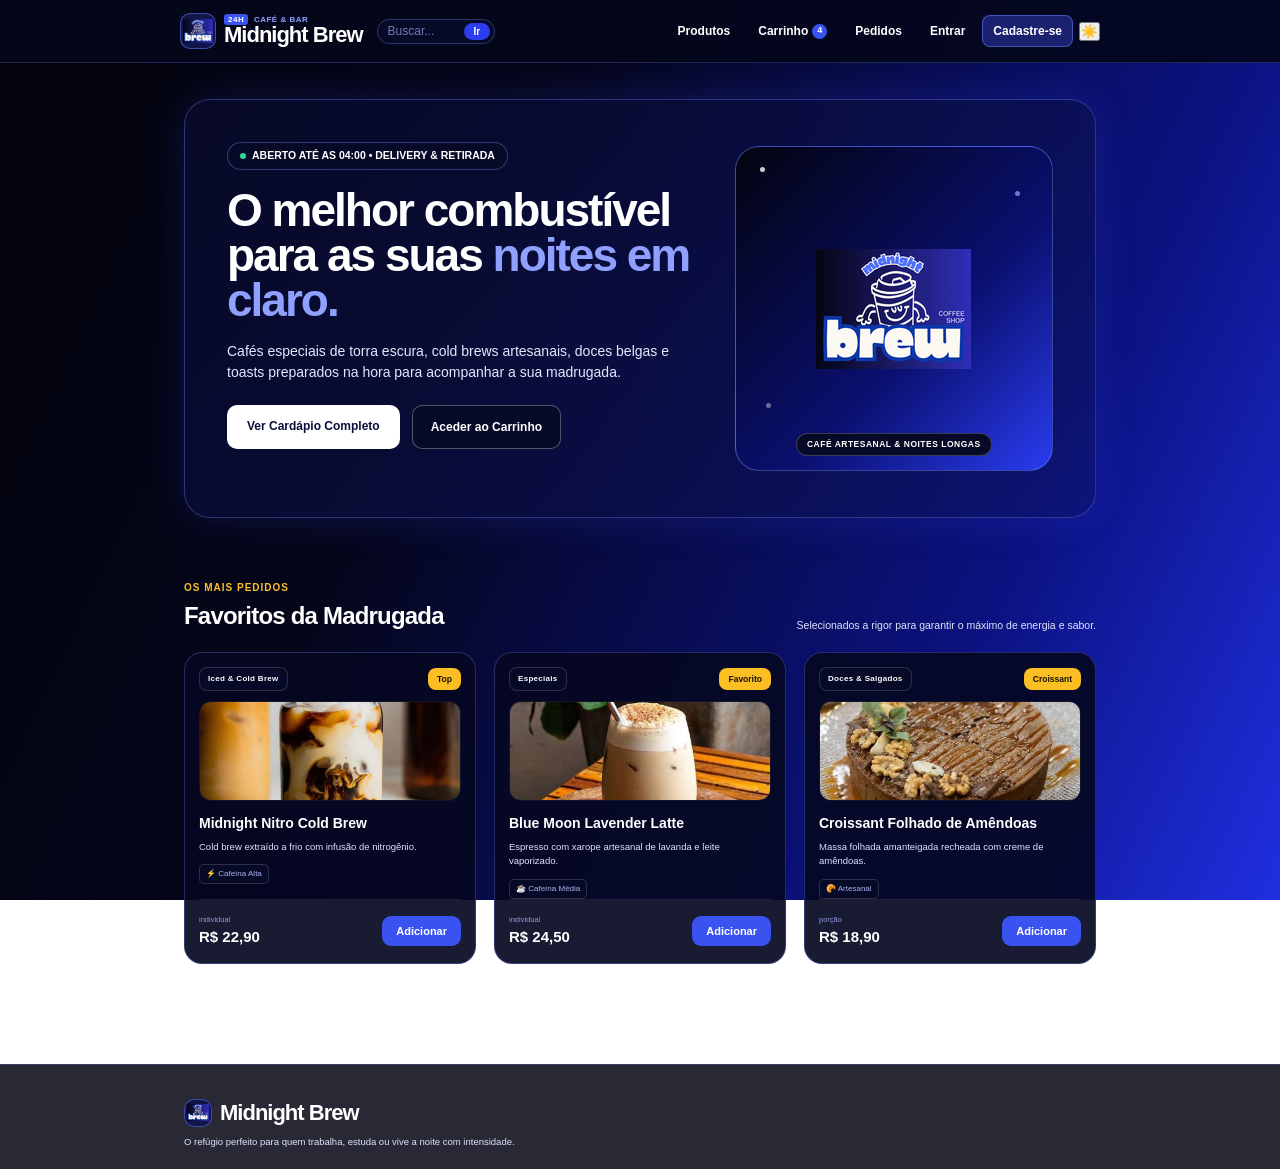
<file: index.html>
<!DOCTYPE html>
<html lang="pt">
<head>
  <meta charset="UTF-8">
  <meta name="viewport" content="width=device-width, initial-scale=1.0">
  <title>Midnight Brew Coffee Shop</title>
  <link rel="stylesheet" href="style.css">
</head>
<body>

  <!-- CABEÇALHO -->
  <header class="cabecalho">
    <div class="cabecalho-conteudo">
      <a href="index.html" class="logo">
        <!-- Logo alterado para imagem -->
        <div class="logo-icone" style="padding: 2px; overflow: hidden;">
          <img src="logo-cabecalho.png" alt="Logo" style="width: 100%; height: 100%; object-fit: contain;">
        </div>
        <div class="logo-texto">
          <small><b>24H</b> CAFÉ &amp; BAR</small>
          <strong>Midnight Brew</strong>
        </div>
      </a>

      <form class="busca-topo" id="formBuscaTopo">
        <input type="text" placeholder="Buscar..." id="inputBuscaTopo">
        <button type="submit">Ir</button>
      </form>

      <nav class="menu">
        <a href="produtos.html" class="menu-link">Produtos</a>
        <a href="carrinho.html" class="menu-link">Carrinho <span class="bolinha azul" id="contadorCarrinho">3</span></a>
        <a href="pedidos.html" class="menu-link">Pedidos</a>
        <a href="#" class="menu-link" id="botaoLogin">Entrar</a>
        <a href="cadastro.html" class="menu-link ativo" id="botaoCadastro">Cadastre-se</a>
      </nav>
    </div>
  </header>

  <!-- PÁGINA PRINCIPAL -->
  <main class="pagina">
    
    <!-- SECÇÃO DESTAQUE -->
    <section class="destaque">
      <div class="destaque-texto">
        <div class="selo-topo">
          <i></i> ABERTO ATÉ AS 04:00 • DELIVERY &amp; RETIRADA
        </div>
        <h1>O melhor combustível para as suas <span>noites em claro.</span></h1>
        <p>Cafés especiais de torra escura, cold brews artesanais, doces belgas e toasts preparados na hora para acompanhar a sua madrugada.</p>
        
        <div class="botoes-destaque">
          <a href="produtos.html" class="botao-branco">Ver Cardápio Completo</a>
          <a href="carrinho.html" class="botao-escuro">Aceder ao Carrinho</a>
        </div>
      </div>

      <!-- LOGÓTIPO GRANDE EM IMAGEM NO DESTAQUE -->
      <div class="destaque-imagem">
        <div class="cartao-logo">
          <div class="ponto p1"></div>
          <div class="ponto p2"></div>
          <div class="ponto p3"></div>
          
          <img src="logo-cabecalho.png" alt="Midnight Brew Logo" style="max-width: 80%; height: auto; object-fit: contain; position: relative; z-index: 2;">

          <span class="legenda-logo">CAFÉ ARTESANAL &amp; NOITES LONGAS</span>
        </div>
      </div>
    </section>

    <!-- FAVORITOS / PRODUTOS EM DESTAQUE COM FOTOS REAIS -->
    <section class="favoritos">
      <div class="titulo-secao">
        <div>
          <small class="amarelo">OS MAIS PEDIDOS</small>
          <h2>Favoritos da Madrugada</h2>
        </div>
        <p>Selecionados a rigor para garantir o máximo de energia e sabor.</p>
      </div>

      <div class="lista-produtos">
        
        <!-- Produto 1 -->
        <div class="produto">
          <div class="produto-etiquetas">
            <span class="etiqueta-categoria">Iced &amp; Cold Brew</span>
            <span class="etiqueta-amarela">Top</span>
          </div>
          <div class="produto-foto" style="padding: 0; overflow: hidden;">
            <img src="iced-vanilla-sweet-cream.jpg" alt="Midnight Nitro Cold Brew" style="width: 100%; height: 100%; object-fit: cover;">
          </div>
          <h3>Midnight Nitro Cold Brew</h3>
          <p>Cold brew extraído a frio com infusão de nitrogênio.</p>
          <span class="cafeina">⚡ Cafeína Alta</span>
          <div class="produto-rodape">
            <div><small>individual</small><strong>R$ 22,90</strong></div>
            <button class="botao-adicionar" onclick="adicionarAoCarrinho('Midnight Nitro Cold Brew', 1)">Adicionar</button>
          </div>
        </div>

        <!-- Produto 2 -->
        <div class="produto">
          <div class="produto-etiquetas">
            <span class="etiqueta-categoria">Especiais</span>
            <span class="etiqueta-amarela">Favorito</span>
          </div>
          <div class="produto-foto" style="padding: 0; overflow: hidden;">
            <img src="chai-latte-estrelado.jpg" alt="Blue Moon Lavender Latte" style="width: 100%; height: 100%; object-fit: cover;">
          </div>
          <h3>Blue Moon Lavender Latte</h3>
          <p>Espresso com xarope artesanal de lavanda e leite vaporizado.</p>
          <span class="cafeina">☕ Cafeína Média</span>
          <div class="produto-rodape">
            <div><small>individual</small><strong>R$ 24,50</strong></div>
            <button class="botao-adicionar" onclick="adicionarAoCarrinho('Blue Moon Lavender Latte', 1)">Adicionar</button>
          </div>
        </div>

        <!-- Produto 3 -->
        <div class="produto">
          <div class="produto-etiquetas">
            <span class="etiqueta-categoria">Doces &amp; Salgados</span>
            <span class="etiqueta-amarela">Croissant</span>
          </div>
          <div class="produto-foto" style="padding: 0; overflow: hidden;">
            <img src="brownie-belga-fudge.jpg" alt="Croissant Folhado de Amêndoas" style="width: 100%; height: 100%; object-fit: cover;">
          </div>
          <h3>Croissant Folhado de Amêndoas</h3>
          <p>Massa folhada amanteigada recheada com creme de amêndoas.</p>
          <span class="cafeina">🥐 Artesanal</span>
          <div class="produto-rodape">
            <div><small>porção</small><strong>R$ 18,90</strong></div>
            <button class="botao-adicionar" onclick="adicionarAoCarrinho('Croissant Folhado de Amêndoas', 1)">Adicionar</button>
          </div>
        </div>

      </div>
    </section>

  </main>

  <footer class="rodape">
    <div class="rodape-conteudo">
      <div class="rodape-coluna sobre">
        <div class="logo">
          <div class="logo-icone" style="width: 28px; height: 28px; padding: 2px;">
            <img src="logo-cabecalho.png" alt="Logo" style="width: 100%; height: 100%; object-fit: contain;">
          </div>
          <div class="logo-texto"><strong>Midnight Brew</strong></div>
        </div>
        <p class="info">O refúgio perfeito para quem trabalha, estuda ou vive a noite com intensidade.</p>
      </div>
    </div>
  </footer>

  <div class="aviso" id="aviso">Aviso</div>

  <script src="compartilhado.js"></script>
  <script src="conta.js"></script>
</body>
</html>
</file>
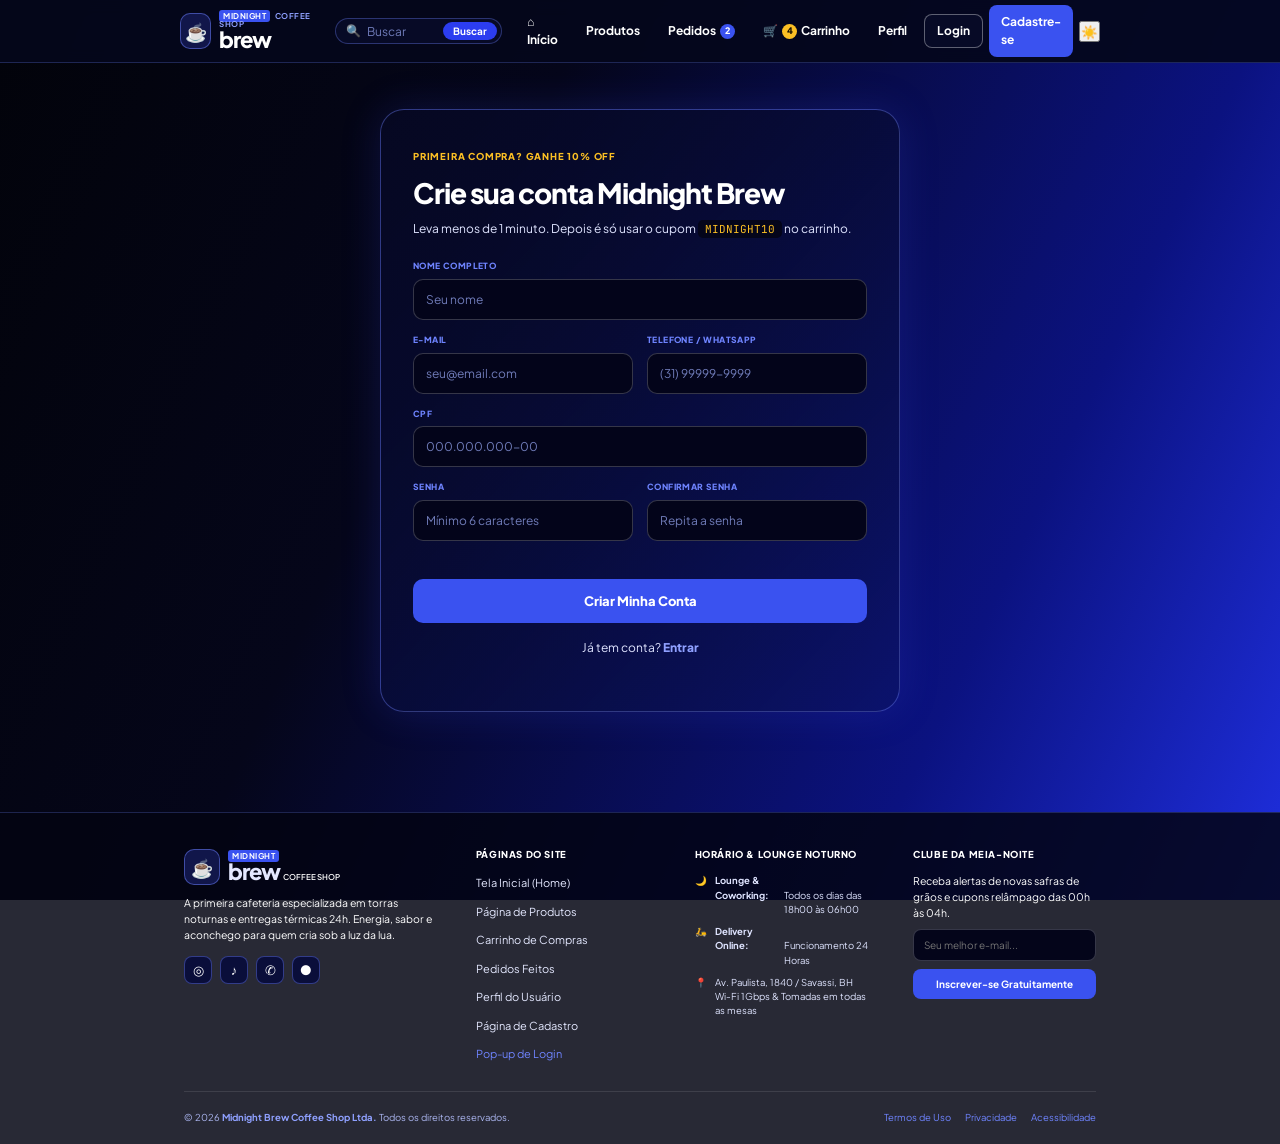
<file: cadastro.html>
<!DOCTYPE html>
<html lang="pt-BR">
<head>
  <meta charset="UTF-8">
  <meta name="viewport" content="width=device-width, initial-scale=1.0">
  <title>Cadastro | Midnight Brew Coffee Shop</title>
  <link rel="preconnect" href="https://fonts.googleapis.com">
  <link rel="preconnect" href="https://fonts.gstatic.com" crossorigin>
  <link href="https://fonts.googleapis.com/css2?family=Plus+Jakarta+Sans:wght@400;500;600;700;800&family=JetBrains+Mono:wght@700&display=swap" rel="stylesheet">
  <link rel="stylesheet" href="style.css">
  <link rel="stylesheet" href="cadastro.css">
</head>
<body>

  <!-- CABEÇALHO -->
  <header class="cabecalho">
    <div class="cabecalho-conteudo">
      <a href="index.html" class="logo">
        <span class="logo-icone">☕</span>
        <span class="logo-texto">
          <small><b>MIDNIGHT</b> COFFEE SHOP</small>
          <strong>brew</strong>
        </span>
      </a>

      <form class="busca-topo" id="formBuscaTopo">
        <span>🔍</span>
        <input type="text" id="campoBuscaTopo" placeholder="Buscar">
        <button type="submit">Buscar</button>
      </form>

      <nav class="menu">
        <a href="index.html" class="menu-link">⌂ Início</a>
        <a href="produtos.html" class="menu-link">Produtos</a>
        <a href="pedidos.html" class="menu-link">Pedidos <span class="bolinha azul">2</span></a>
        <a href="carrinho.html" class="menu-link">🛒 <span class="bolinha amarela" id="contadorCarrinho">4</span> Carrinho</a>
        <a href="perfil.html" class="menu-link">Perfil</a>
        <a href="#" class="botao-borda" id="botaoLogin">Login</a>
        <a href="cadastro.html" class="botao-azul" id="botaoCadastro">Cadastre-se</a>
      </nav>
    </div>
  </header>

  <main class="pagina">

    <section class="cartao-cadastro">
      <small>PRIMEIRA COMPRA? GANHE 10% OFF</small>
      <h1>Crie sua conta Midnight Brew</h1>
      <p>Leva menos de 1 minuto. Depois é só usar o cupom <code>MIDNIGHT10</code> no carrinho.</p>

      <form id="formCadastro">
        <div class="campo">
          <label for="cadNome">NOME COMPLETO</label>
          <input type="text" id="cadNome" placeholder="Seu nome" required>
        </div>

        <div class="campo-duplo">
          <div class="campo">
            <label for="cadEmail">E-MAIL</label>
            <input type="email" id="cadEmail" placeholder="seu@email.com" required>
          </div>
          <div class="campo">
            <label for="cadTelefone">TELEFONE / WHATSAPP</label>
            <input type="text" id="cadTelefone" placeholder="(31) 99999-9999" required>
          </div>
        </div>

        <div class="campo">
          <label for="cadCpf">CPF</label>
          <input type="text" id="cadCpf" placeholder="000.000.000-00" required>
        </div>

        <div class="campo-duplo">
          <div class="campo">
            <label for="cadSenha">SENHA</label>
            <input type="password" id="cadSenha" placeholder="Mínimo 6 caracteres" required>
          </div>
          <div class="campo">
            <label for="cadSenha2">CONFIRMAR SENHA</label>
            <input type="password" id="cadSenha2" placeholder="Repita a senha" required>
          </div>
        </div>

        <p class="erro-cadastro" id="erroCadastro"></p>

        <button type="submit" class="botao-criar">Criar Minha Conta</button>
      </form>

      <p class="ja-tenho">Já tem conta? <a href="#" id="linkJaTenho">Entrar</a></p>
    </section>

  </main>

  <!-- RODAPÉ -->
  <footer class="rodape">
    <div class="rodape-conteudo">

      <div class="rodape-coluna sobre">
        <a href="index.html" class="logo">
          <span class="logo-icone">☕</span>
          <span class="logo-texto">
            <small><b>MIDNIGHT</b></small>
            <strong>brew <small>COFFEE SHOP</small></strong>
          </span>
        </a>
        <p>A primeira cafeteria especializada em torras noturnas e entregas térmicas 24h. Energia, sabor e aconchego para quem cria sob a luz da lua.</p>
        <div class="redes">
          <a href="#" aria-label="Instagram">◎</a>
          <a href="#" aria-label="TikTok">♪</a>
          <a href="#" aria-label="WhatsApp">✆</a>
          <a href="#" aria-label="Spotify">●</a>
        </div>
      </div>

      <div class="rodape-coluna">
        <h4>PÁGINAS DO SITE</h4>
        <a href="index.html">Tela Inicial (Home)</a>
        <a href="produtos.html">Página de Produtos</a>
        <a href="carrinho.html">Carrinho de Compras</a>
        <a href="pedidos.html">Pedidos Feitos</a>
        <a href="perfil.html">Perfil do Usuário</a>
        <a href="cadastro.html">Página de Cadastro</a>
        <a href="#" class="azul">Pop-up de Login</a>
      </div>

      <div class="rodape-coluna">
        <h4>HORÁRIO &amp; LOUNGE NOTURNO</h4>
        <p class="info"><span>🌙</span> <b>Lounge &amp; Coworking:</b><br>Todos os dias das 18h00 às 06h00</p>
        <p class="info"><span>🛵</span> <b>Delivery Online:</b><br>Funcionamento 24 Horas</p>
        <p class="info"><span>📍</span> Av. Paulista, 1840 / Savassi, BH<br>Wi-Fi 1Gbps &amp; Tomadas em todas as mesas</p>
      </div>

      <div class="rodape-coluna">
        <h4>CLUBE DA MEIA-NOITE</h4>
        <p>Receba alertas de novas safras de grãos e cupons relâmpago das 00h às 04h.</p>
        <form class="form-clube" id="formClube">
          <input type="email" id="emailClube" placeholder="Seu melhor e-mail..." required>
          <button type="submit">Inscrever-se Gratuitamente</button>
        </form>
        <p class="msg-clube" id="msgClube"></p>
      </div>

    </div>

    <div class="rodape-baixo">
      <p>© 2026 <b>Midnight Brew Coffee Shop Ltda.</b> Todos os direitos reservados.</p>
      <div>
        <a href="#">Termos de Uso</a>
        <a href="#">Privacidade</a>
        <a href="#">Acessibilidade</a>
      </div>
    </div>
  </footer>

  <!-- AVISO FLUTUANTE -->
  <div class="aviso" id="aviso"></div>

  <script src="compartilhado.js"></script>
  <script src="conta.js"></script>
  <script src="cadastro.js"></script>
</body>
</html>
</file>
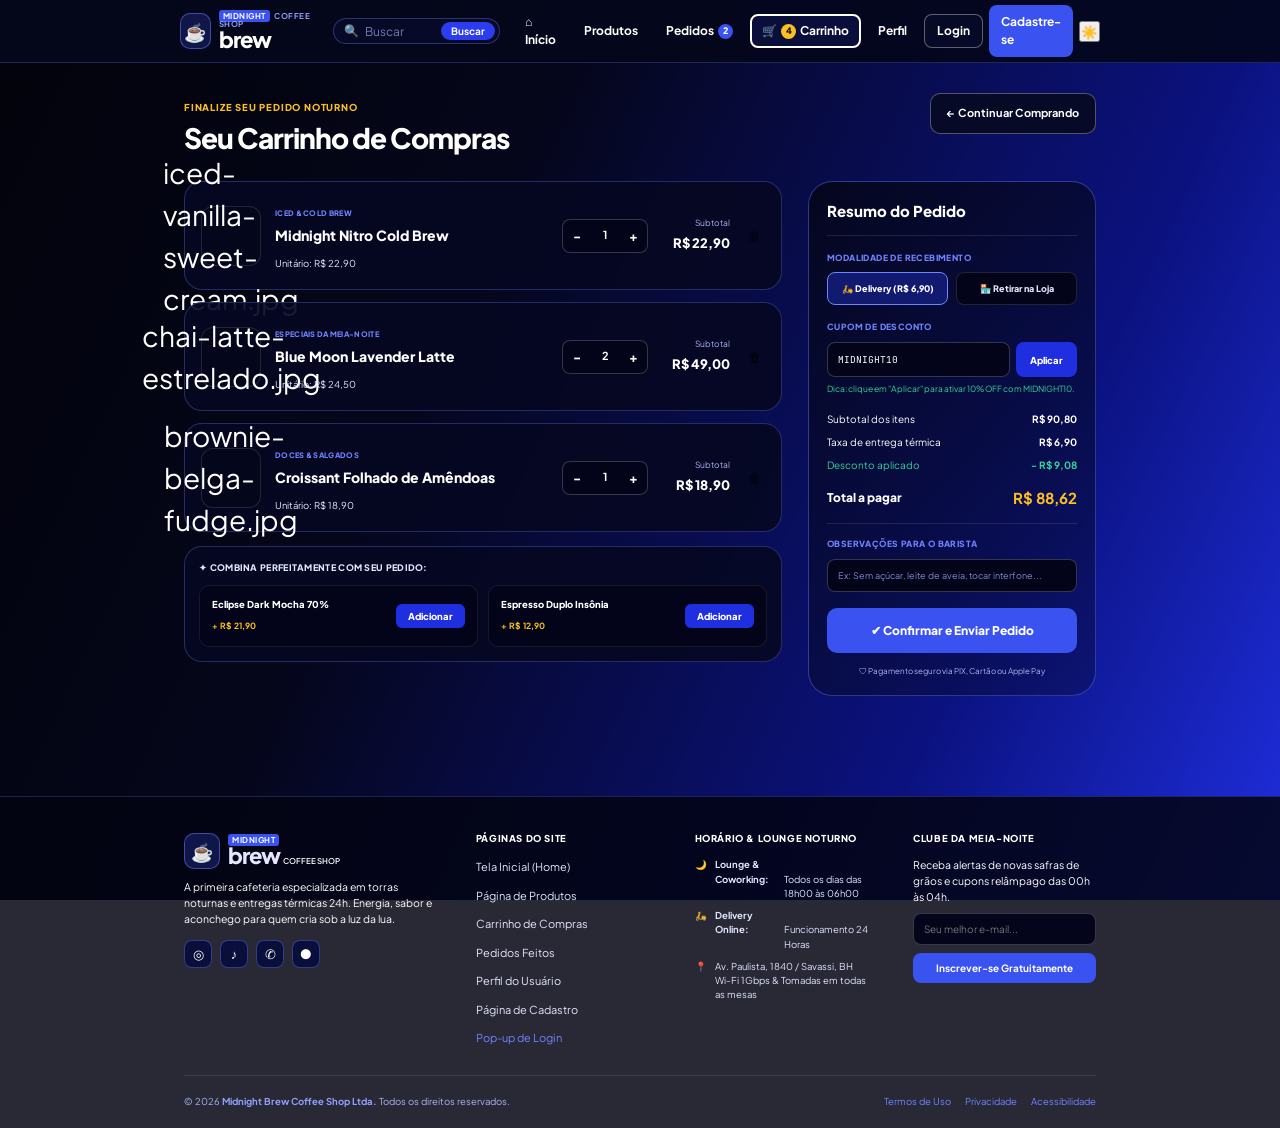
<file: carrinho.html>
<!DOCTYPE html>
<html lang="pt-BR">
<head>
  <meta charset="UTF-8">
  <meta name="viewport" content="width=device-width, initial-scale=1.0">
  <title>Carrinho | Midnight Brew Coffee Shop</title>
  <link rel="preconnect" href="https://fonts.googleapis.com">
  <link rel="preconnect" href="https://fonts.gstatic.com" crossorigin>
  <link href="https://fonts.googleapis.com/css2?family=Plus+Jakarta+Sans:wght@400;500;600;700;800&family=JetBrains+Mono:wght@700&display=swap" rel="stylesheet">
  <link rel="stylesheet" href="style.css">
  <link rel="stylesheet" href="carrinho.css">
</head>
<body>

  <!-- CABEÇALHO -->
  <header class="cabecalho">
    <div class="cabecalho-conteudo">
      <a href="index.html" class="logo">
        <span class="logo-icone">☕</span>
        <span class="logo-texto">
          <small><b>MIDNIGHT</b> COFFEE SHOP</small>
          <strong>brew</strong>
        </span>
      </a>

      <form class="busca-topo" id="formBuscaTopo">
        <span>🔍</span>
        <input type="text" id="campoBuscaTopo" placeholder="Buscar">
        <button type="submit">Buscar</button>
      </form>

      <nav class="menu">
        <a href="index.html" class="menu-link">⌂ Início</a>
        <a href="produtos.html" class="menu-link">Produtos</a>
        <a href="pedidos.html" class="menu-link">Pedidos <span class="bolinha azul">2</span></a>
        <a href="carrinho.html" class="menu-link ativo-borda">🛒 <span class="bolinha amarela" id="contadorCarrinho">4</span> Carrinho</a>
        <a href="#" class="menu-link">Perfil</a>
        <a href="#" class="botao-borda" id="botaoLogin">Login</a>
        <a href="#" class="botao-azul" id="botaoCadastro">Cadastre-se</a>
      </nav>
    </div>
  </header>

  <main class="pagina">

    <!-- TOPO -->
    <section class="topo-carrinho">
      <div>
        <small>FINALIZE SEU PEDIDO NOTURNO</small>
        <h1>Seu Carrinho de Compras</h1>
      </div>
      <a href="produtos.html" class="botao-escuro">← Continuar Comprando</a>
    </section>

    <!-- CARRINHO VAZIO -->
    <section class="carrinho-vazio" id="carrinhoVazio">
      <div class="vazio-icone">🛒</div>
      <h2>Seu carrinho está vazio</h2>
      <p>Que tal começar com um Midnight Nitro Cold Brew?</p>
      <a href="produtos.html" class="botao-azul">Ver Cardápio</a>
    </section>

    <!-- CARRINHO COM ITENS -->
    <section class="carrinho-layout" id="carrinhoCheio">

      <div class="carrinho-esquerda">
        <div class="lista-itens" id="listaItens"></div>

        <div class="sugestoes" id="sugestoes">
          <h3>✦ COMBINA PERFEITAMENTE COM SEU PEDIDO:</h3>
          <div class="sugestoes-lista" id="sugestoesLista"></div>
        </div>
      </div>

      <aside class="resumo">
        <h2>Resumo do Pedido</h2>

        <h4>MODALIDADE DE RECEBIMENTO</h4>
        <div class="modalidades">
          <button class="modalidade ativa" data-modo="delivery">🛵 Delivery (R$ 6,90)</button>
          <button class="modalidade" data-modo="loja">🏪 Retirar na Loja</button>
        </div>

        <h4>CUPOM DE DESCONTO</h4>
        <div class="linha-cupom">
          <input type="text" id="campoCupom" value="MIDNIGHT10">
          <button id="botaoAplicar">Aplicar</button>
        </div>
        <p class="dica-cupom" id="dicaCupom">Dica: clique em "Aplicar" para ativar 10% OFF com MIDNIGHT10.</p>

        <div class="valores">
          <div class="valor-linha"><span>Subtotal dos itens</span><b id="valorSubtotal">R$ 0,00</b></div>
          <div class="valor-linha"><span>Taxa de entrega térmica</span><b id="valorEntrega">R$ 6,90</b></div>
          <div class="valor-linha verde"><span>Desconto aplicado</span><b id="valorDesconto">- R$ 0,00</b></div>
          <div class="valor-total"><span>Total a pagar</span><b id="valorTotal">R$ 0,00</b></div>
        </div>

        <h4>OBSERVAÇÕES PARA O BARISTA</h4>
        <input type="text" class="campo-observacao" id="campoObservacao" placeholder="Ex: Sem açúcar, leite de aveia, tocar interfone...">

        <button class="botao-confirmar" id="botaoConfirmar">✔ Confirmar e Enviar Pedido</button>
        <p class="pagamento-seguro">🛡 Pagamento seguro via PIX, Cartão ou Apple Pay</p>
      </aside>

    </section>

  </main>

  <!-- RODAPÉ -->
  <footer class="rodape">
    <div class="rodape-conteudo">

      <div class="rodape-coluna sobre">
        <a href="index.html" class="logo">
          <span class="logo-icone">☕</span>
          <span class="logo-texto">
            <small><b>MIDNIGHT</b></small>
            <strong>brew <small>COFFEE SHOP</small></strong>
          </span>
        </a>
        <p>A primeira cafeteria especializada em torras noturnas e entregas térmicas 24h. Energia, sabor e aconchego para quem cria sob a luz da lua.</p>
        <div class="redes">
          <a href="#" aria-label="Instagram">◎</a>
          <a href="#" aria-label="TikTok">♪</a>
          <a href="#" aria-label="WhatsApp">✆</a>
          <a href="#" aria-label="Spotify">●</a>
        </div>
      </div>

      <div class="rodape-coluna">
        <h4>PÁGINAS DO SITE</h4>
        <a href="index.html">Tela Inicial (Home)</a>
        <a href="produtos.html">Página de Produtos</a>
        <a href="carrinho.html">Carrinho de Compras</a>
        <a href="pedidos.html">Pedidos Feitos</a>
        <a href="#">Perfil do Usuário</a>
        <a href="#">Página de Cadastro</a>
        <a href="#" class="azul">Pop-up de Login</a>
      </div>

      <div class="rodape-coluna">
        <h4>HORÁRIO &amp; LOUNGE NOTURNO</h4>
        <p class="info"><span>🌙</span> <b>Lounge &amp; Coworking:</b><br>Todos os dias das 18h00 às 06h00</p>
        <p class="info"><span>🛵</span> <b>Delivery Online:</b><br>Funcionamento 24 Horas</p>
        <p class="info"><span>📍</span> Av. Paulista, 1840 / Savassi, BH<br>Wi-Fi 1Gbps &amp; Tomadas em todas as mesas</p>
      </div>

      <div class="rodape-coluna">
        <h4>CLUBE DA MEIA-NOITE</h4>
        <p>Receba alertas de novas safras de grãos e cupons relâmpago das 00h às 04h.</p>
        <form class="form-clube" id="formClube">
          <input type="email" id="emailClube" placeholder="Seu melhor e-mail..." required>
          <button type="submit">Inscrever-se Gratuitamente</button>
        </form>
        <p class="msg-clube" id="msgClube"></p>
      </div>

    </div>

    <div class="rodape-baixo">
      <p>© 2026 <b>Midnight Brew Coffee Shop Ltda.</b> Todos os direitos reservados.</p>
      <div>
        <a href="#">Termos de Uso</a>
        <a href="#">Privacidade</a>
        <a href="#">Acessibilidade</a>
      </div>
    </div>
  </footer>

  <!-- AVISO FLUTUANTE -->
  <div class="aviso" id="aviso"></div>

  <script src="compartilhado.js"></script>
  <script src="conta.js"></script>
  <script src="carrinho.js"></script>
</body>
</html>
</file>
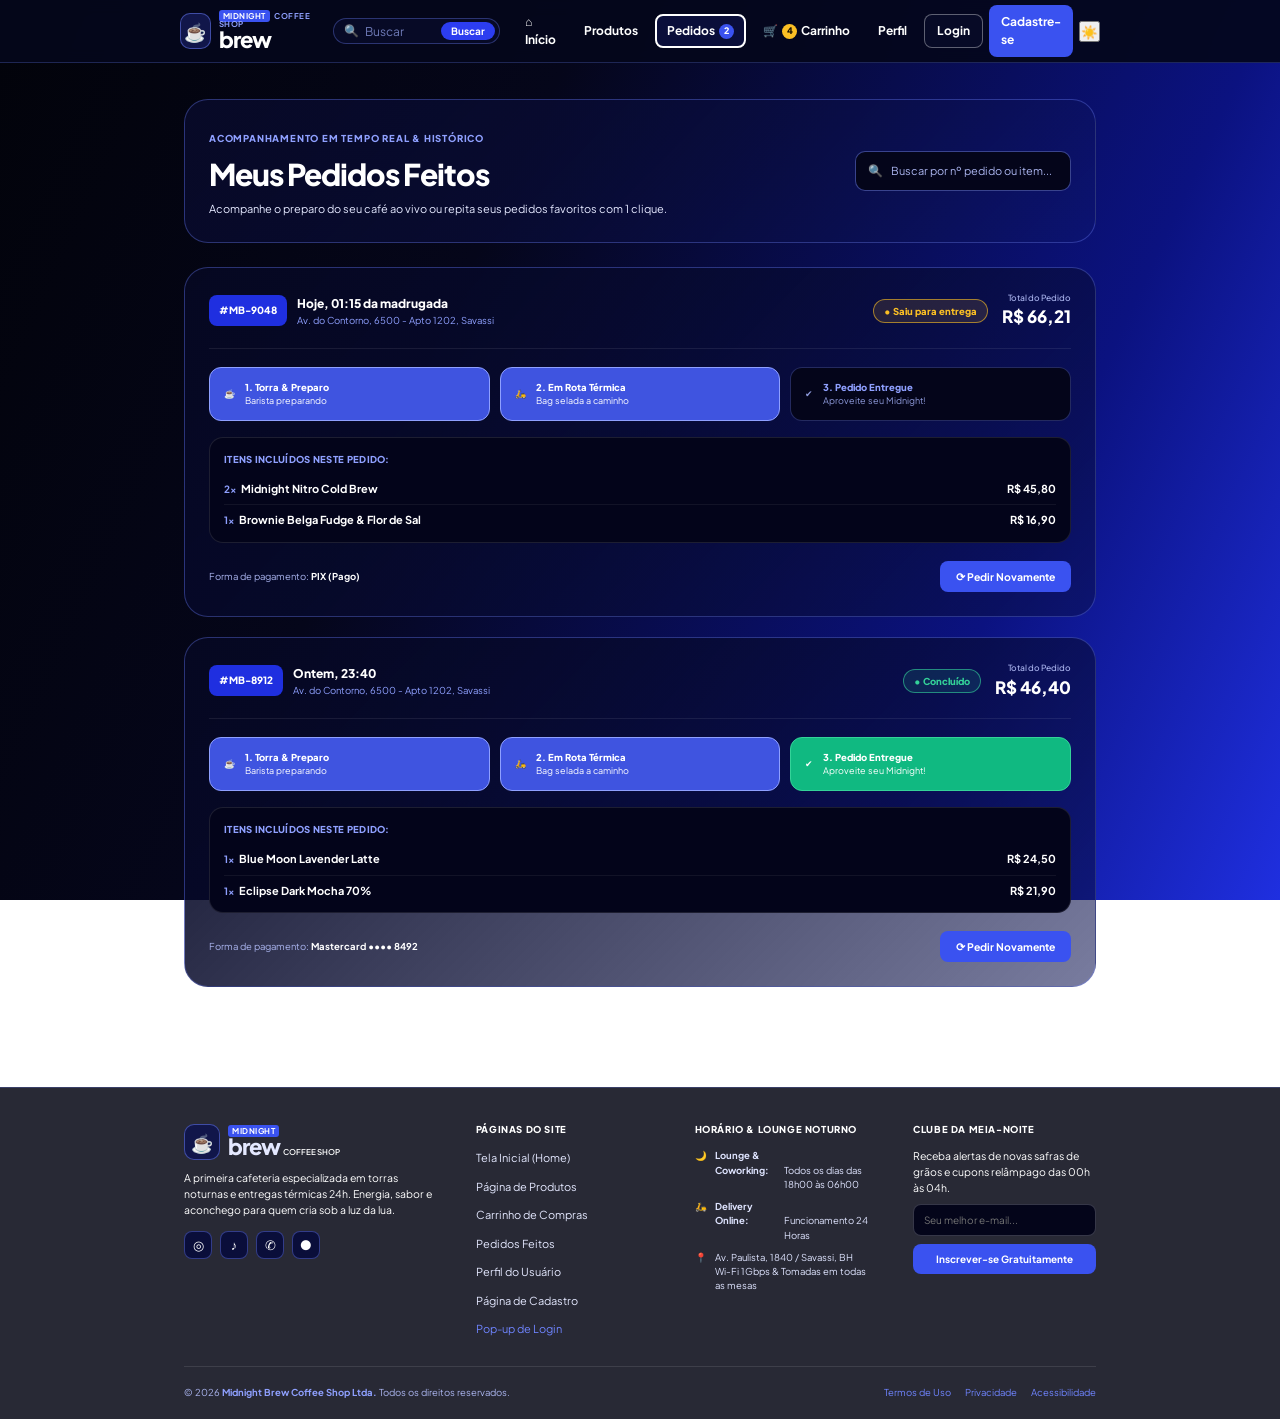
<file: pedidos.html>
<!DOCTYPE html>
<html lang="pt-BR">
<head>
  <meta charset="UTF-8">
  <meta name="viewport" content="width=device-width, initial-scale=1.0">
  <title>Meus Pedidos | Midnight Brew Coffee Shop</title>
  <link rel="preconnect" href="https://fonts.googleapis.com">
  <link rel="preconnect" href="https://fonts.gstatic.com" crossorigin>
  <link href="https://fonts.googleapis.com/css2?family=Plus+Jakarta+Sans:wght@400;500;600;700;800&family=JetBrains+Mono:wght@700&display=swap" rel="stylesheet">
  <link rel="stylesheet" href="style.css">
  <link rel="stylesheet" href="pedidos.css">
</head>
<body>

  <!-- CABEÇALHO -->
  <header class="cabecalho">
    <div class="cabecalho-conteudo">
      <a href="index.html" class="logo">
        <span class="logo-icone">☕</span>
        <span class="logo-texto">
          <small><b>MIDNIGHT</b> COFFEE SHOP</small>
          <strong>brew</strong>
        </span>
      </a>

      <form class="busca-topo" id="formBuscaTopo">
        <span>🔍</span>
        <input type="text" id="campoBuscaTopo" placeholder="Buscar">
        <button type="submit">Buscar</button>
      </form>

      <nav class="menu">
        <a href="index.html" class="menu-link">⌂ Início</a>
        <a href="produtos.html" class="menu-link">Produtos</a>
        <a href="pedidos.html" class="menu-link ativo-borda">Pedidos <span class="bolinha azul">2</span></a>
        <a href="carrinho.html" class="menu-link">🛒 <span class="bolinha amarela" id="contadorCarrinho">4</span> Carrinho</a>
        <a href="#" class="menu-link">Perfil</a>
        <a href="#" class="botao-borda" id="botaoLogin">Login</a>
        <a href="#" class="botao-azul" id="botaoCadastro">Cadastre-se</a>
      </nav>
    </div>
  </header>

  <main class="pagina">

    <!-- TOPO -->
    <section class="topo-pedidos">
      <div>
        <small>ACOMPANHAMENTO EM TEMPO REAL &amp; HISTÓRICO</small>
        <h1>Meus Pedidos Feitos</h1>
        <p>Acompanhe o preparo do seu café ao vivo ou repita seus pedidos favoritos com 1 clique.</p>
      </div>

      <div class="campo-busca">
        <span>🔍</span>
        <input type="text" id="campoBusca" placeholder="Buscar por nº pedido ou item...">
      </div>
    </section>

    <!-- LISTA DE PEDIDOS (montada pelo script) -->
    <section class="lista-pedidos" id="listaPedidos"></section>

    <p class="sem-resultado" id="semResultado">Nenhum pedido encontrado para essa busca.</p>

  </main>

  <!-- RODAPÉ -->
  <footer class="rodape">
    <div class="rodape-conteudo">

      <div class="rodape-coluna sobre">
        <a href="index.html" class="logo">
          <span class="logo-icone">☕</span>
          <span class="logo-texto">
            <small><b>MIDNIGHT</b></small>
            <strong>brew <small>COFFEE SHOP</small></strong>
          </span>
        </a>
        <p>A primeira cafeteria especializada em torras noturnas e entregas térmicas 24h. Energia, sabor e aconchego para quem cria sob a luz da lua.</p>
        <div class="redes">
          <a href="#" aria-label="Instagram">◎</a>
          <a href="#" aria-label="TikTok">♪</a>
          <a href="#" aria-label="WhatsApp">✆</a>
          <a href="#" aria-label="Spotify">●</a>
        </div>
      </div>

      <div class="rodape-coluna">
        <h4>PÁGINAS DO SITE</h4>
        <a href="index.html">Tela Inicial (Home)</a>
        <a href="produtos.html">Página de Produtos</a>
        <a href="carrinho.html">Carrinho de Compras</a>
        <a href="pedidos.html">Pedidos Feitos</a>
        <a href="#">Perfil do Usuário</a>
        <a href="#">Página de Cadastro</a>
        <a href="#" class="azul">Pop-up de Login</a>
      </div>

      <div class="rodape-coluna">
        <h4>HORÁRIO &amp; LOUNGE NOTURNO</h4>
        <p class="info"><span>🌙</span> <b>Lounge &amp; Coworking:</b><br>Todos os dias das 18h00 às 06h00</p>
        <p class="info"><span>🛵</span> <b>Delivery Online:</b><br>Funcionamento 24 Horas</p>
        <p class="info"><span>📍</span> Av. Paulista, 1840 / Savassi, BH<br>Wi-Fi 1Gbps &amp; Tomadas em todas as mesas</p>
      </div>

      <div class="rodape-coluna">
        <h4>CLUBE DA MEIA-NOITE</h4>
        <p>Receba alertas de novas safras de grãos e cupons relâmpago das 00h às 04h.</p>
        <form class="form-clube" id="formClube">
          <input type="email" id="emailClube" placeholder="Seu melhor e-mail..." required>
          <button type="submit">Inscrever-se Gratuitamente</button>
        </form>
        <p class="msg-clube" id="msgClube"></p>
      </div>

    </div>

    <div class="rodape-baixo">
      <p>© 2026 <b>Midnight Brew Coffee Shop Ltda.</b> Todos os direitos reservados.</p>
      <div>
        <a href="#">Termos de Uso</a>
        <a href="#">Privacidade</a>
        <a href="#">Acessibilidade</a>
      </div>
    </div>
  </footer>

  <!-- AVISO FLUTUANTE -->
  <div class="aviso" id="aviso"></div>

  <script src="compartilhado.js"></script>
  <script src="conta.js"></script>
  <script src="pedidos.js"></script>
</body>
</html>
</file>
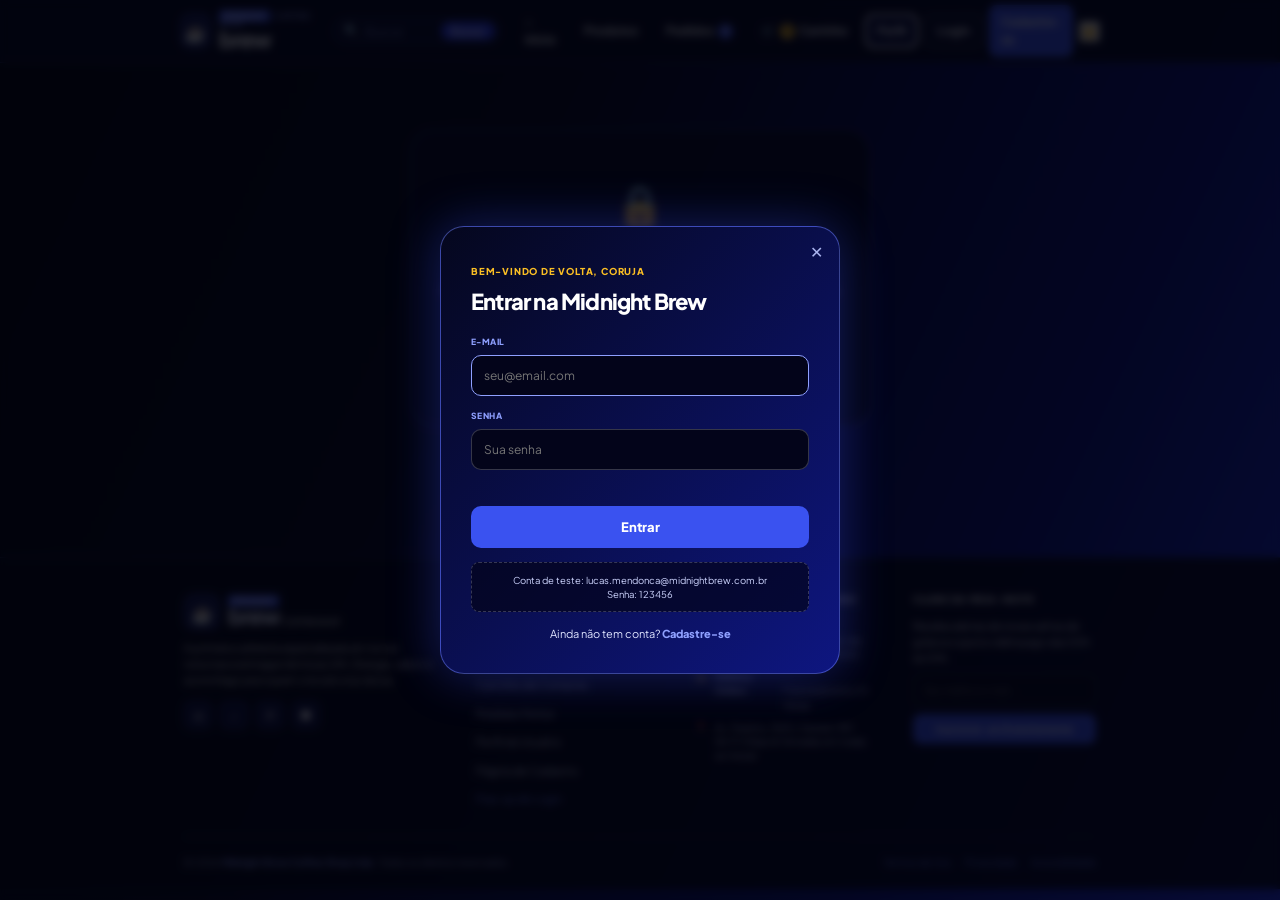
<file: perfil.html>
<!DOCTYPE html>
<html lang="pt-BR">
<head>
  <meta charset="UTF-8">
  <meta name="viewport" content="width=device-width, initial-scale=1.0">
  <title>Meu Perfil | Midnight Brew Coffee Shop</title>
  <link rel="preconnect" href="https://fonts.googleapis.com">
  <link rel="preconnect" href="https://fonts.gstatic.com" crossorigin>
  <link href="https://fonts.googleapis.com/css2?family=Plus+Jakarta+Sans:wght@400;500;600;700;800&family=JetBrains+Mono:wght@700&display=swap" rel="stylesheet">
  <link rel="stylesheet" href="style.css">
  <link rel="stylesheet" href="perfil.css">
</head>
<body>

  <!-- CABEÇALHO -->
  <header class="cabecalho">
    <div class="cabecalho-conteudo">
      <a href="index.html" class="logo">
        <span class="logo-icone">☕</span>
        <span class="logo-texto">
          <small><b>MIDNIGHT</b> COFFEE SHOP</small>
          <strong>brew</strong>
        </span>
      </a>

      <form class="busca-topo" id="formBuscaTopo">
        <span>🔍</span>
        <input type="text" id="campoBuscaTopo" placeholder="Buscar">
        <button type="submit">Buscar</button>
      </form>

      <nav class="menu">
        <a href="index.html" class="menu-link">⌂ Início</a>
        <a href="produtos.html" class="menu-link">Produtos</a>
        <a href="pedidos.html" class="menu-link">Pedidos <span class="bolinha azul">2</span></a>
        <a href="carrinho.html" class="menu-link">🛒 <span class="bolinha amarela" id="contadorCarrinho">4</span> Carrinho</a>
        <a href="perfil.html" class="menu-link ativo-borda">Perfil</a>
        <a href="#" class="botao-borda" id="botaoLogin">Login</a>
        <a href="cadastro.html" class="botao-azul" id="botaoCadastro">Cadastre-se</a>
      </nav>
    </div>
  </header>

  <main class="pagina">

    <!-- QUANDO NÃO ESTÁ LOGADO -->
    <section class="perfil-bloqueado" id="perfilBloqueado">
      <div class="bloqueado-icone">🔒</div>
      <h2>Entre para ver seu perfil</h2>
      <p>Faça login para acessar seus dados, endereços, pagamentos e pontos do Midnight Club.</p>
      <div class="bloqueado-botoes">
        <button class="botao-azul" id="botaoEntrarPerfil">Entrar</button>
        <a href="cadastro.html" class="botao-escuro">Criar conta</a>
      </div>
    </section>

    <!-- PERFIL -->
    <div id="perfilConteudo">

      <div class="perfil-linha">
        <!-- cartão do usuário -->
        <section class="cartao-usuario">
          <div class="avatar">
            <span id="avatarIniciais">LM</span>
            <i>VIP</i>
          </div>
          <div class="usuario-dados">
            <small id="nivelMembro">👑 Membro Coruja Noturna Nível Ouro</small>
            <h1 id="nomeUsuario">Lucas Mendonça</h1>
            <p id="emailUsuario">lucas.mendonca@midnightbrew.com.br</p>
            <div class="chips">
              <span id="chipFavorito">☕ Favorito: Midnight Nitro Cold Brew</span>
              <span id="chipPedidos">🍪 14 pedidos realizados</span>
            </div>
          </div>
        </section>

        <!-- fidelidade -->
        <section class="fidelidade">
          <div class="fidelidade-topo">
            <div>
              <small>PROGRAMA DE FIDELIDADE</small>
              <h2>Midnight Club Pass</h2>
            </div>
            <div class="pontos">
              <strong id="pontosTotal">420 <span>pts</span></strong>
              <small id="pontosFaltam">Faltam 80 pts p/ bebida grátis</small>
            </div>
          </div>

          <div class="barra"><div class="barra-preenchida" id="barraPontos"></div></div>
          <div class="barra-legenda">
            <span id="selosTexto">8 de 10 selos noturnos conquistados</span>
            <b id="porcentagemPontos">84%</b>
          </div>

          <div class="fidelidade-rodape">
            <span>Cashback ativo: <b>5% em todas as compras</b></span>
            <button id="botaoResgatar">Resgatar Prêmio</button>
          </div>
        </section>
      </div>

      <div class="perfil-linha">
        <!-- dados pessoais -->
        <section class="dados-pessoais">
          <div class="dados-topo">
            <div>
              <h2>Dados Pessoais da Conta</h2>
              <p>Mantenha seus dados atualizados para entregas rápidas na madrugada.</p>
            </div>
            <span class="dados-icone">🪪</span>
          </div>

          <form id="formDados">
            <div class="campos">
              <div class="campo">
                <label for="dadosNome">NOME COMPLETO</label>
                <input type="text" id="dadosNome" required>
              </div>
              <div class="campo">
                <label for="dadosCpf">CPF</label>
                <input type="text" id="dadosCpf">
              </div>
              <div class="campo">
                <label for="dadosEmail">E-MAIL</label>
                <input type="email" id="dadosEmail" required>
              </div>
              <div class="campo">
                <label for="dadosTelefone">TELEFONE / WHATSAPP</label>
                <input type="text" id="dadosTelefone">
              </div>
              <div class="campo">
                <label for="dadosLeite">PREFERÊNCIA DE LEITE</label>
                <select id="dadosLeite">
                  <option>Leite Vegetal de Aveia (Barista)</option>
                  <option>Leite Integral</option>
                  <option>Leite Desnatado</option>
                  <option>Leite de Amêndoas</option>
                  <option>Sem Leite</option>
                </select>
              </div>
              <div class="campo">
                <label for="dadosTorra">INTENSIDADE DE TORRA PREFERIDA</label>
                <select id="dadosTorra">
                  <option>Torra Midnight Intensa (Extra Cafeína)</option>
                  <option>Torra Média Equilibrada</option>
                  <option>Torra Clara Suave</option>
                  <option>Descafeinado</option>
                </select>
              </div>
            </div>

            <div class="dados-botao">
              <button type="submit" class="botao-salvar">💾 Salvar Alterações do Perfil</button>
            </div>
          </form>
        </section>

        <!-- coluna da direita -->
        <div class="coluna-direita">

          <section class="enderecos">
            <div class="bloco-topo">
              <h2>📍 Endereços de Entrega</h2>
              <button class="botao-texto" id="botaoNovoEndereco">+ Novo</button>
            </div>
            <div id="listaEnderecos"></div>
          </section>

          <section class="pagamentos">
            <div class="bloco-topo">
              <h2>💳 Pagamento Rápido</h2>
              <span class="criptografado">Criptografado</span>
            </div>
            <div id="listaPagamentos"></div>
          </section>

        </div>
      </div>

    </div>

  </main>

  <!-- RODAPÉ -->
  <footer class="rodape">
    <div class="rodape-conteudo">

      <div class="rodape-coluna sobre">
        <a href="index.html" class="logo">
          <span class="logo-icone">☕</span>
          <span class="logo-texto">
            <small><b>MIDNIGHT</b></small>
            <strong>brew <small>COFFEE SHOP</small></strong>
          </span>
        </a>
        <p>A primeira cafeteria especializada em torras noturnas e entregas térmicas 24h. Energia, sabor e aconchego para quem cria sob a luz da lua.</p>
        <div class="redes">
          <a href="#" aria-label="Instagram">◎</a>
          <a href="#" aria-label="TikTok">♪</a>
          <a href="#" aria-label="WhatsApp">✆</a>
          <a href="#" aria-label="Spotify">●</a>
        </div>
      </div>

      <div class="rodape-coluna">
        <h4>PÁGINAS DO SITE</h4>
        <a href="index.html">Tela Inicial (Home)</a>
        <a href="produtos.html">Página de Produtos</a>
        <a href="carrinho.html">Carrinho de Compras</a>
        <a href="pedidos.html">Pedidos Feitos</a>
        <a href="perfil.html">Perfil do Usuário</a>
        <a href="cadastro.html">Página de Cadastro</a>
        <a href="#" class="azul">Pop-up de Login</a>
      </div>

      <div class="rodape-coluna">
        <h4>HORÁRIO &amp; LOUNGE NOTURNO</h4>
        <p class="info"><span>🌙</span> <b>Lounge &amp; Coworking:</b><br>Todos os dias das 18h00 às 06h00</p>
        <p class="info"><span>🛵</span> <b>Delivery Online:</b><br>Funcionamento 24 Horas</p>
        <p class="info"><span>📍</span> Av. Paulista, 1840 / Savassi, BH<br>Wi-Fi 1Gbps &amp; Tomadas em todas as mesas</p>
      </div>

      <div class="rodape-coluna">
        <h4>CLUBE DA MEIA-NOITE</h4>
        <p>Receba alertas de novas safras de grãos e cupons relâmpago das 00h às 04h.</p>
        <form class="form-clube" id="formClube">
          <input type="email" id="emailClube" placeholder="Seu melhor e-mail..." required>
          <button type="submit">Inscrever-se Gratuitamente</button>
        </form>
        <p class="msg-clube" id="msgClube"></p>
      </div>

    </div>

    <div class="rodape-baixo">
      <p>© 2026 <b>Midnight Brew Coffee Shop Ltda.</b> Todos os direitos reservados.</p>
      <div>
        <a href="#">Termos de Uso</a>
        <a href="#">Privacidade</a>
        <a href="#">Acessibilidade</a>
      </div>
    </div>
  </footer>

  <!-- AVISO FLUTUANTE -->
  <div class="aviso" id="aviso"></div>

  <script src="compartilhado.js"></script>
  <script src="conta.js"></script>
  <script src="perfil.js"></script>
</body>
</html>
</file>
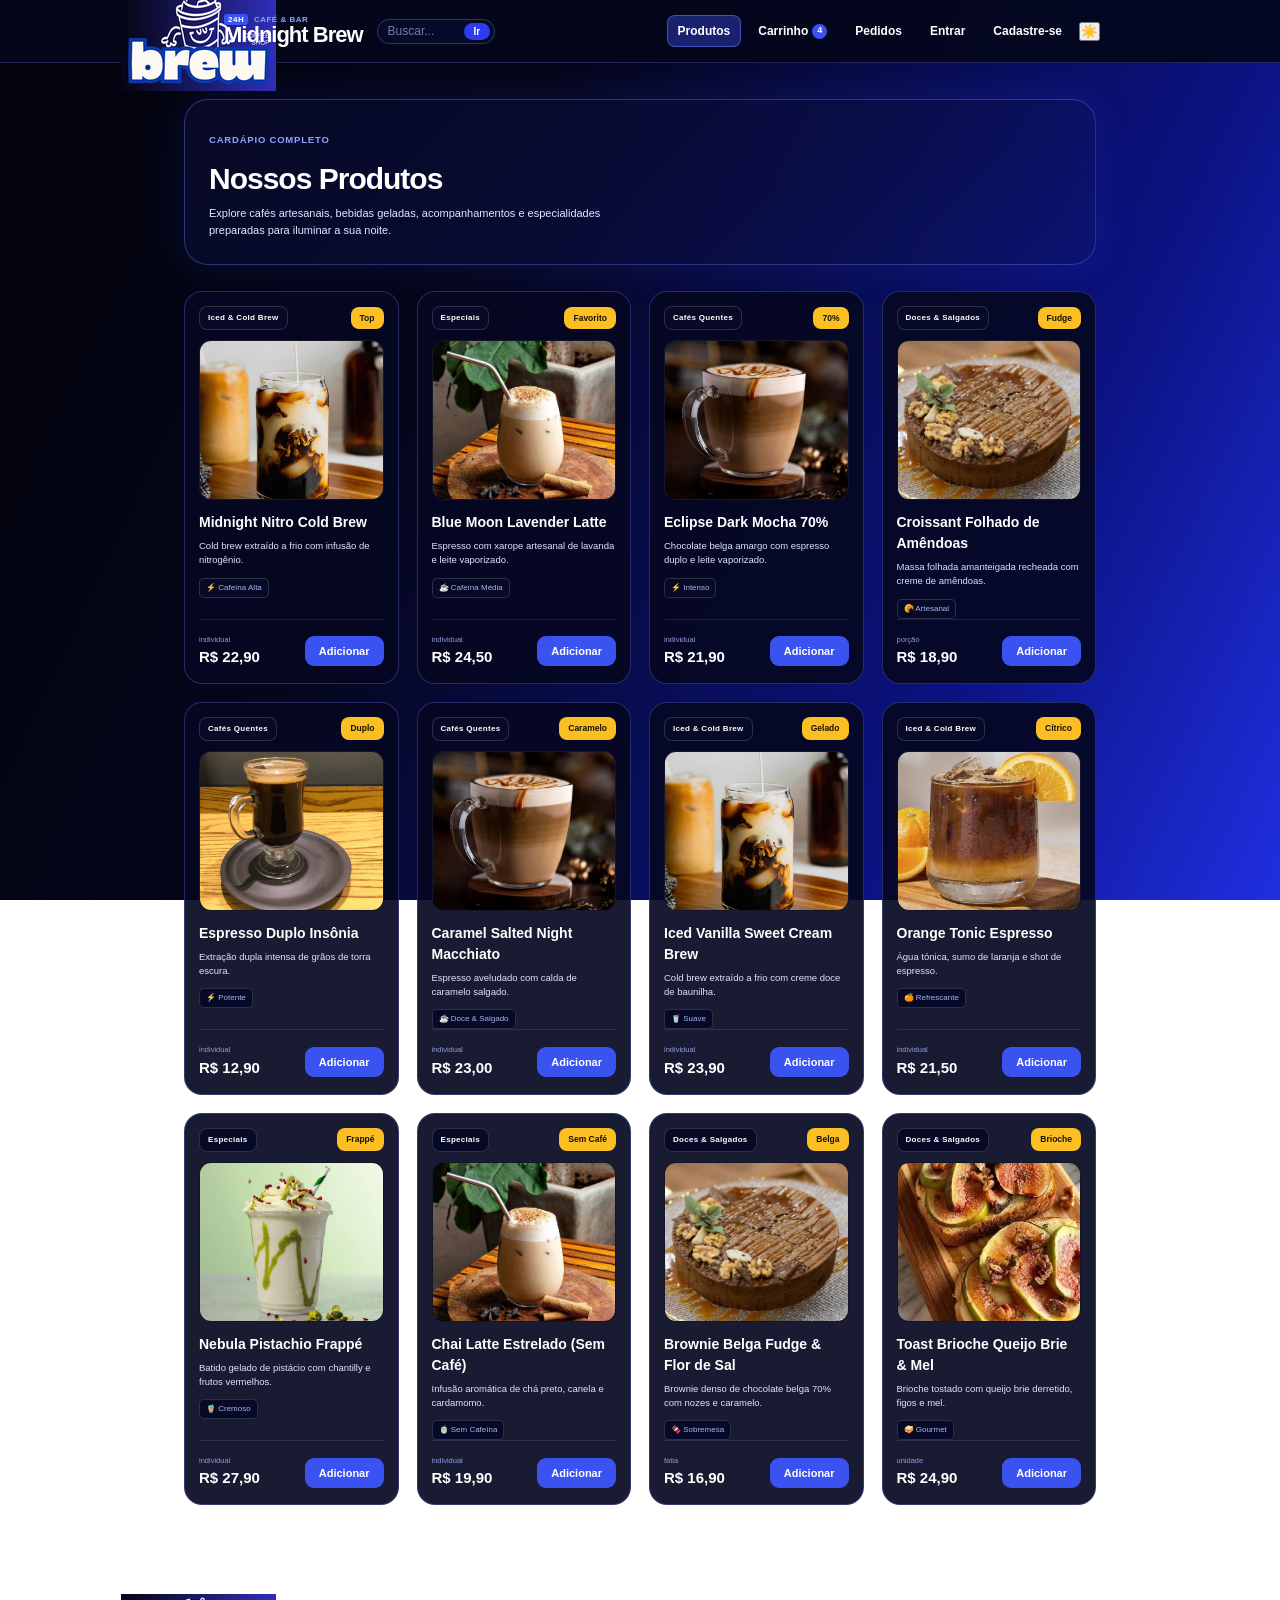
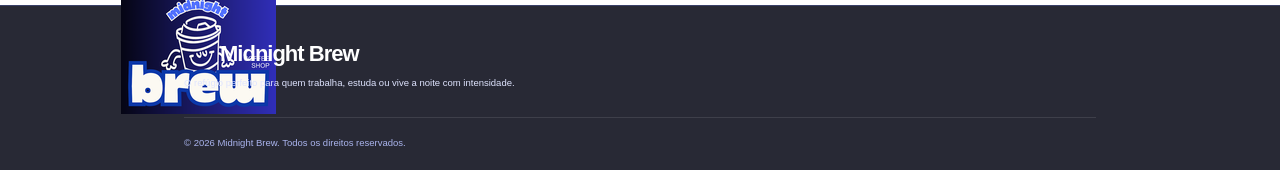
<file: produtos.html>
<!DOCTYPE html>
<html lang="pt">
<head>
  <meta charset="UTF-8">
  <meta name="viewport" content="width=device-width, initial-scale=1.0">
  <title>Midnight Brew — Produtos</title>
  <link rel="stylesheet" href="style.css">
  <link rel="stylesheet" href="produtos.css">
</head>
<body>

  <!-- CABEÇALHO -->
  <header class="cabecalho">
    <div class="cabecalho-conteudo">
      <a href="index.html" class="logo">
        <div class="logo-icone">
          <img src="logo-cabecalho.png" alt="Logo">
        </div>
        <div class="logo-texto">
          <small><b>24H</b> CAFÉ &amp; BAR</small>
          <strong>Midnight Brew</strong>
        </div>
      </a>

      <form class="busca-topo" id="formBuscaTopo">
        <input type="text" placeholder="Buscar..." id="inputBuscaTopo">
        <button type="submit">Ir</button>
      </form>

      <nav class="menu">
        <a href="produtos.html" class="menu-link ativo">Produtos</a>
        <a href="carrinho.html" class="menu-link">Carrinho <span class="bolinha azul" id="contadorCarrinho">3</span></a>
        <a href="pedidos.html" class="menu-link">Pedidos</a>
        <a href="#" class="menu-link" id="botaoLogin">Entrar</a>
        <a href="cadastro.html" class="menu-link" id="botaoCadastro">Cadastre-se</a>
      </nav>
    </div>
  </header>

  <!-- CONTEÚDO DA PÁGINA DE PRODUTOS -->
  <main class="pagina">
    
    <!-- TOPO DA PÁGINA -->
    <div class="topo-produtos">
      <div class="topo-produtos-texto">
        <small>CARDÁPIO COMPLETO</small>
        <h1>Nossos Produtos</h1>
        <p>Explore cafés artesanais, bebidas geladas, acompanhamentos e especialidades preparadas para iluminar a sua noite.</p>
      </div>
    </div>

    <!-- GRADE DE PRODUTOS COM AS FOTOS REAIS -->
    <div class="lista-produtos grade" id="listaProdutos" style="display: grid; grid-template-columns: repeat(4, 1fr); gap: 18px; margin-top: 26px;">
      
      <!-- Produto 1 -->
      <div class="produto">
        <div class="produto-etiquetas">
          <span class="etiqueta-categoria">Iced &amp; Cold Brew</span>
          <span class="etiqueta-amarela">Top</span>
        </div>
        <div class="produto-foto" style="padding: 0; overflow: hidden; height: 160px; border-radius: 12px;">
          <img src="iced-vanilla-sweet-cream.jpg" alt="Midnight Nitro Cold Brew" style="width: 100%; height: 100%; object-fit: cover;">
        </div>
        <h3>Midnight Nitro Cold Brew</h3>
        <p>Cold brew extraído a frio com infusão de nitrogênio.</p>
        <span class="cafeina">⚡ Cafeína Alta</span>
        <div class="produto-rodape">
          <div><small>individual</small><strong>R$ 22,90</strong></div>
          <button class="botao-adicionar" onclick="adicionarAoCarrinho('Midnight Nitro Cold Brew', 1)">Adicionar</button>
        </div>
      </div>

      <!-- Produto 2 -->
      <div class="produto">
        <div class="produto-etiquetas">
          <span class="etiqueta-categoria">Especiais</span>
          <span class="etiqueta-amarela">Favorito</span>
        </div>
        <div class="produto-foto" style="padding: 0; overflow: hidden; height: 160px; border-radius: 12px;">
          <img src="chai-latte-estrelado.jpg" alt="Blue Moon Lavender Latte" style="width: 100%; height: 100%; object-fit: cover;">
        </div>
        <h3>Blue Moon Lavender Latte</h3>
        <p>Espresso com xarope artesanal de lavanda e leite vaporizado.</p>
        <span class="cafeina">☕ Cafeína Média</span>
        <div class="produto-rodape">
          <div><small>individual</small><strong>R$ 24,50</strong></div>
          <button class="botao-adicionar" onclick="adicionarAoCarrinho('Blue Moon Lavender Latte', 1)">Adicionar</button>
        </div>
      </div>

      <!-- Produto 3 -->
      <div class="produto">
        <div class="produto-etiquetas">
          <span class="etiqueta-categoria">Cafés Quentes</span>
          <span class="etiqueta-amarela">70%</span>
        </div>
        <div class="produto-foto" style="padding: 0; overflow: hidden; height: 160px; border-radius: 12px;">
          <img src="caramel-salted-macchiato.jpg" alt="Eclipse Dark Mocha 70%" style="width: 100%; height: 100%; object-fit: cover;">
        </div>
        <h3>Eclipse Dark Mocha 70%</h3>
        <p>Chocolate belga amargo com espresso duplo e leite vaporizado.</p>
        <span class="cafeina">⚡ Intenso</span>
        <div class="produto-rodape">
          <div><small>individual</small><strong>R$ 21,90</strong></div>
          <button class="botao-adicionar" onclick="adicionarAoCarrinho('Eclipse Dark Mocha 70%', 1)">Adicionar</button>
        </div>
      </div>

      <!-- Produto 4 -->
      <div class="produto">
        <div class="produto-etiquetas">
          <span class="etiqueta-categoria">Doces &amp; Salgados</span>
          <span class="etiqueta-amarela">Fudge</span>
        </div>
        <div class="produto-foto" style="padding: 0; overflow: hidden; height: 160px; border-radius: 12px;">
          <img src="brownie-belga-fudge.jpg" alt="Croissant Folhado de Amêndoas" style="width: 100%; height: 100%; object-fit: cover;">
        </div>
        <h3>Croissant Folhado de Amêndoas</h3>
        <p>Massa folhada amanteigada recheada com creme de amêndoas.</p>
        <span class="cafeina">🥐 Artesanal</span>
        <div class="produto-rodape">
          <div><small>porção</small><strong>R$ 18,90</strong></div>
          <button class="botao-adicionar" onclick="adicionarAoCarrinho('Croissant Folhado de Amêndoas', 1)">Adicionar</button>
        </div>
      </div>

      <!-- Produto 5 -->
      <div class="produto">
        <div class="produto-etiquetas">
          <span class="etiqueta-categoria">Cafés Quentes</span>
          <span class="etiqueta-amarela">Duplo</span>
        </div>
        <div class="produto-foto" style="padding: 0; overflow: hidden; height: 160px; border-radius: 12px;">
          <img src="espresso-duplo-insonia.jpg" alt="Espresso Duplo Insônia" style="width: 100%; height: 100%; object-fit: cover;">
        </div>
        <h3>Espresso Duplo Insônia</h3>
        <p>Extração dupla intensa de grãos de torra escura.</p>
        <span class="cafeina">⚡ Potente</span>
        <div class="produto-rodape">
          <div><small>individual</small><strong>R$ 12,90</strong></div>
          <button class="botao-adicionar" onclick="adicionarAoCarrinho('Espresso Duplo Insônia', 1)">Adicionar</button>
        </div>
      </div>

      <!-- Produto 6 -->
      <div class="produto">
        <div class="produto-etiquetas">
          <span class="etiqueta-categoria">Cafés Quentes</span>
          <span class="etiqueta-amarela">Caramelo</span>
        </div>
        <div class="produto-foto" style="padding: 0; overflow: hidden; height: 160px; border-radius: 12px;">
          <img src="caramel-salted-macchiato.jpg" alt="Caramel Salted Night Macchiato" style="width: 100%; height: 100%; object-fit: cover;">
        </div>
        <h3>Caramel Salted Night Macchiato</h3>
        <p>Espresso aveludado com calda de caramelo salgado.</p>
        <span class="cafeina">☕ Doce &amp; Salgado</span>
        <div class="produto-rodape">
          <div><small>individual</small><strong>R$ 23,00</strong></div>
          <button class="botao-adicionar" onclick="adicionarAoCarrinho('Caramel Salted Night Macchiato', 1)">Adicionar</button>
        </div>
      </div>

      <!-- Produto 7 -->
      <div class="produto">
        <div class="produto-etiquetas">
          <span class="etiqueta-categoria">Iced &amp; Cold Brew</span>
          <span class="etiqueta-amarela">Gelado</span>
        </div>
        <div class="produto-foto" style="padding: 0; overflow: hidden; height: 160px; border-radius: 12px;">
          <img src="iced-vanilla-sweet-cream.jpg" alt="Iced Vanilla Sweet Cream Brew" style="width: 100%; height: 100%; object-fit: cover;">
        </div>
        <h3>Iced Vanilla Sweet Cream Brew</h3>
        <p>Cold brew extraído a frio com creme doce de baunilha.</p>
        <span class="cafeina">🥤 Suave</span>
        <div class="produto-rodape">
          <div><small>individual</small><strong>R$ 23,90</strong></div>
          <button class="botao-adicionar" onclick="adicionarAoCarrinho('Iced Vanilla Sweet Cream Brew', 1)">Adicionar</button>
        </div>
      </div>

      <!-- Produto 8 -->
      <div class="produto">
        <div class="produto-etiquetas">
          <span class="etiqueta-categoria">Iced &amp; Cold Brew</span>
          <span class="etiqueta-amarela">Cítrico</span>
        </div>
        <div class="produto-foto" style="padding: 0; overflow: hidden; height: 160px; border-radius: 12px;">
          <img src="orange-tonic-espresso.jpg" alt="Orange Tonic Espresso" style="width: 100%; height: 100%; object-fit: cover;">
        </div>
        <h3>Orange Tonic Espresso</h3>
        <p>Água tónica, sumo de laranja e shot de espresso.</p>
        <span class="cafeina">🍊 Refrescante</span>
        <div class="produto-rodape">
          <div><small>individual</small><strong>R$ 21,50</strong></div>
          <button class="botao-adicionar" onclick="adicionarAoCarrinho('Orange Tonic Espresso', 1)">Adicionar</button>
        </div>
      </div>

      <!-- Produto 9 -->
      <div class="produto">
        <div class="produto-etiquetas">
          <span class="etiqueta-categoria">Especiais</span>
          <span class="etiqueta-amarela">Frappé</span>
        </div>
        <div class="produto-foto" style="padding: 0; overflow: hidden; height: 160px; border-radius: 12px;">
          <img src="nebula-pistachio-frappe.jpg" alt="Nebula Pistachio Frappé" style="width: 100%; height: 100%; object-fit: cover;">
        </div>
        <h3>Nebula Pistachio Frappé</h3>
        <p>Batido gelado de pistácio com chantilly e frutos vermelhos.</p>
        <span class="cafeina">🧋 Cremoso</span>
        <div class="produto-rodape">
          <div><small>individual</small><strong>R$ 27,90</strong></div>
          <button class="botao-adicionar" onclick="adicionarAoCarrinho('Nebula Pistachio Frappé', 1)">Adicionar</button>
        </div>
      </div>

      <!-- Produto 10 -->
      <div class="produto">
        <div class="produto-etiquetas">
          <span class="etiqueta-categoria">Especiais</span>
          <span class="etiqueta-amarela">Sem Café</span>
        </div>
        <div class="produto-foto" style="padding: 0; overflow: hidden; height: 160px; border-radius: 12px;">
          <img src="chai-latte-estrelado.jpg" alt="Chai Latte Estrelado" style="width: 100%; height: 100%; object-fit: cover;">
        </div>
        <h3>Chai Latte Estrelado (Sem Café)</h3>
        <p>Infusão aromática de chá preto, canela e cardamomo.</p>
        <span class="cafeina">🍵 Sem Cafeína</span>
        <div class="produto-rodape">
          <div><small>individual</small><strong>R$ 19,90</strong></div>
          <button class="botao-adicionar" onclick="adicionarAoCarrinho('Chai Latte Estrelado (Sem Café)', 1)">Adicionar</button>
        </div>
      </div>

      <!-- Produto 11 -->
      <div class="produto">
        <div class="produto-etiquetas">
          <span class="etiqueta-categoria">Doces &amp; Salgados</span>
          <span class="etiqueta-amarela">Belga</span>
        </div>
        <div class="produto-foto" style="padding: 0; overflow: hidden; height: 160px; border-radius: 12px;">
          <img src="brownie-belga-fudge.jpg" alt="Brownie Belga Fudge & Flor de Sal" style="width: 100%; height: 100%; object-fit: cover;">
        </div>
        <h3>Brownie Belga Fudge &amp; Flor de Sal</h3>
        <p>Brownie denso de chocolate belga 70% com nozes e caramelo.</p>
        <span class="cafeina">🍫 Sobremesa</span>
        <div class="produto-rodape">
          <div><small>fatia</small><strong>R$ 16,90</strong></div>
          <button class="botao-adicionar" onclick="adicionarAoCarrinho('Brownie Belga Fudge & Flor de Sal', 1)">Adicionar</button>
        </div>
      </div>

      <!-- Produto 12 -->
      <div class="produto">
        <div class="produto-etiquetas">
          <span class="etiqueta-categoria">Doces &amp; Salgados</span>
          <span class="etiqueta-amarela">Brioche</span>
        </div>
        <div class="produto-foto" style="padding: 0; overflow: hidden; height: 160px; border-radius: 12px;">
          <img src="toast-brioche-brie.jpg" alt="Toast Brioche Queijo Brie & Mel" style="width: 100%; height: 100%; object-fit: cover;">
        </div>
        <h3>Toast Brioche Queijo Brie &amp; Mel</h3>
        <p>Brioche tostado com queijo brie derretido, figos e mel.</p>
        <span class="cafeina">🥪 Gourmet</span>
        <div class="produto-rodape">
          <div><small>unidade</small><strong>R$ 24,90</strong></div>
          <button class="botao-adicionar" onclick="adicionarAoCarrinho('Toast Brioche Queijo Brie & Mel', 1)">Adicionar</button>
        </div>
      </div>

    </div>

  </main>

  <!-- RODAPÉ -->
  <footer class="rodape">
    <div class="rodape-conteudo">
      <div class="rodape-coluna sobre">
        <div class="logo">
          <div class="logo-icone" style="width: 28px; height: 28px;">
            <img src="logo-cabecalho.png" alt="Logo">
          </div>
          <div class="logo-texto"><strong>Midnight Brew</strong></div>
        </div>
        <p class="info">O refúgio perfeito para quem trabalha, estuda ou vive a noite com intensidade.</p>
      </div>
    </div>
    <div class="rodape-baixo">
      <div>&copy; 2026 Midnight Brew. Todos os direitos reservados.</div>
    </div>
  </footer>

  <div class="aviso" id="aviso">Aviso</div>

  <!-- SCRIPTS -->
  <script src="compartilhado.js"></script>
  <script src="conta.js"></script>
</body>
</html>
</file>
<file: style.css>
* {
  margin: 0;
  padding: 0;
  box-sizing: border-box;
}

html {
  scroll-behavior: smooth;
  scroll-padding-top: 90px;
}

body {
  font-family: 'Plus Jakarta Sans', Arial, sans-serif;
  color: #ffffff;
  background: linear-gradient(115deg, #02030a 0%, #05061a 35%, #0b1280 75%, #1f2fe0 100%);
  background-attachment: fixed;
  min-height: 100vh;
  line-height: 1.5;
}

a {
  color: inherit;
  text-decoration: none;
}

button,
input {
  font-family: inherit;
}

button {
  cursor: pointer;
}

/* ---------- CABEÇALHO ---------- */
.cabecalho {
  position: sticky;
  top: 0;
  z-index: 10;
  background: rgba(5, 7, 28, 0.92);
  border-bottom: 1px solid rgba(110, 130, 255, 0.25);
  backdrop-filter: blur(8px);
}

.cabecalho-conteudo {
  max-width: 940px;
  margin: 0 auto;
  height: 62px;
  display: flex;
  align-items: center;
  gap: 14px;
  padding: 0 10px;
}

.logo {
  display: flex;
  align-items: center;
  gap: 8px;
}

.logo-icone {
  width: 36px;
  height: 36px;
  border-radius: 10px;
  background: #11164a;
  border: 1px solid rgba(110, 130, 255, 0.5);
  display: flex;
  align-items: center;
  justify-content: center;
  font-size: 18px;
}

.logo-texto {
  display: flex;
  flex-direction: column;
  line-height: 1;
}

.logo-texto small {
  font-size: 8px;
  font-weight: 700;
  letter-spacing: 0.5px;
  color: #8fa0ff;
}

.logo-texto small b {
  background: #3a52f0;
  color: #fff;
  padding: 1px 4px;
  border-radius: 3px;
  margin-right: 3px;
}

.logo-texto strong {
  font-size: 22px;
  font-weight: 800;
  letter-spacing: -1px;
}

.busca-topo {
  display: flex;
  align-items: center;
  gap: 6px;
  background: #070a26;
  border: 1px solid rgba(110, 130, 255, 0.35);
  border-radius: 20px;
  padding: 3px 4px 3px 10px;
  font-size: 12px;
}

.busca-topo input {
  background: transparent;
  border: none;
  outline: none;
  color: #fff;
  width: 70px;
  font-size: 12px;
}

.busca-topo input::placeholder {
  color: #6f7bb8;
}

.busca-topo button {
  background: #2c3df0;
  color: #fff;
  border: none;
  border-radius: 14px;
  padding: 3px 10px;
  font-size: 10px;
  font-weight: 700;
}

.menu {
  display: flex;
  align-items: center;
  gap: 6px;
  margin-left: auto;
}

.menu-link {
  font-size: 12px;
  font-weight: 700;
  padding: 6px 10px;
  border-radius: 8px;
  display: flex;
  align-items: center;
  gap: 4px;
  border: 1px solid transparent;
}

.menu-link:hover {
  background: rgba(255, 255, 255, 0.06);
}

.menu-link.ativo {
  background: #1a2270;
  border-color: rgba(110, 130, 255, 0.5);
}

.bolinha {
  font-size: 9px;
  font-weight: 800;
  width: 15px;
  height: 15px;
  border-radius: 50%;
  display: inline-flex;
  align-items: center;
  justify-content: center;
}

.bolinha.azul {
  background: #3a52f0;
  color: #fff;
}

.bolinha.amarela {
  background: #fbbf24;
  color: #1a1200;
}

.botao-borda {
  border: 1px solid rgba(255, 255, 255, 0.35);
  background: #070a26;
  color: #fff;
  font-size: 12px;
  font-weight: 700;
  padding: 7px 12px;
  border-radius: 8px;
  display: inline-block;
}

.botao-borda:hover {
  background: #12185a;
}

.botao-azul {
  background: #3a52f0;
  color: #fff;
  font-size: 12px;
  font-weight: 700;
  padding: 8px 12px;
  border-radius: 8px;
}

.botao-azul:hover {
  background: #5166ff;
}

/* ---------- PÁGINA ---------- */
.pagina {
  max-width: 912px;
  margin: 0 auto;
  padding: 36px 0 60px;
}

/* ---------- DESTAQUE ---------- */
.destaque {
  display: flex;
  gap: 30px;
  align-items: center;
  padding: 42px;
  border-radius: 26px;
  border: 1px solid rgba(110, 130, 255, 0.35);
  background: linear-gradient(135deg, rgba(8, 10, 40, 0.95), rgba(14, 22, 110, 0.55));
  box-shadow: 0 0 40px rgba(60, 80, 255, 0.2);
}

.destaque-texto {
  flex: 1.5;
}

.selo-topo {
  display: inline-flex;
  align-items: center;
  gap: 6px;
  font-size: 10.5px;
  font-weight: 700;
  padding: 5px 12px;
  border-radius: 20px;
  border: 1px solid rgba(110, 130, 255, 0.4);
  background: #070a26;
}

.selo-topo i {
  width: 6px;
  height: 6px;
  border-radius: 50%;
  background: #34d399;
}

.destaque h1 {
  font-size: 46px;
  line-height: 0.98;
  letter-spacing: -2px;
  font-weight: 800;
  margin: 18px 0;
}

.destaque h1 span {
  color: #8fa0ff;
}

.destaque-texto > p {
  font-size: 14px;
  color: #e4e8ff;
  max-width: 470px;
  margin-bottom: 22px;
}

.busca-destaque {
  display: flex;
  align-items: center;
  gap: 8px;
  margin-bottom: 14px;
}

.busca-destaque span {
  position: absolute;
  margin-left: 12px;
  font-size: 12px;
}

.busca-destaque input {
  width: 280px;
  background: #070a26;
  border: 1px solid rgba(110, 130, 255, 0.4);
  border-radius: 10px;
  padding: 11px 12px 11px 34px;
  color: #fff;
  font-size: 11px;
  outline: none;
}

.busca-destaque input::placeholder {
  color: #7f8bd0;
}

.busca-destaque input:focus {
  border-color: #6f84ff;
}

.busca-destaque button {
  background: #3a52f0;
  color: #fff;
  border: none;
  border-radius: 10px;
  padding: 11px 18px;
  font-size: 12px;
  font-weight: 700;
}

.busca-destaque button:hover {
  background: #5166ff;
}

.botoes-destaque {
  display: flex;
  gap: 12px;
  margin-bottom: 26px;
}

.botao-branco {
  background: #fff;
  color: #0a0f3a;
  font-size: 12px;
  font-weight: 700;
  padding: 12px 20px;
  border-radius: 10px;
  display: inline-block;
}

.botao-branco:hover {
  background: #e6e9ff;
}

.botao-escuro {
  background: #070a26;
  color: #fff;
  border: 1px solid rgba(255, 255, 255, 0.3);
  font-size: 12px;
  font-weight: 700;
  padding: 12px 18px;
  border-radius: 10px;
  display: inline-block;
}

.botao-escuro:hover {
  background: #12185a;
}

.numeros {
  display: flex;
  gap: 26px;
  padding-top: 16px;
  border-top: 1px solid rgba(255, 255, 255, 0.1);
  max-width: 385px;
}

.numeros strong {
  display: block;
  font-size: 18px;
  font-weight: 800;
}

.numeros span {
  font-size: 9.5px;
  color: #7f95ff;
}

.amarelo {
  color: #fbbf24;
}

/* logo grande */
.destaque-imagem {
  flex: 1;
}

.cartao-logo {
  position: relative;
  height: 325px;
  border-radius: 24px;
  border: 1px solid rgba(110, 130, 255, 0.5);
  background: linear-gradient(135deg, #03040f 0%, #0a1070 60%, #2a3cf0 100%);
  display: flex;
  align-items: center;
  justify-content: center;
}

.ponto {
  position: absolute;
  width: 5px;
  height: 5px;
  border-radius: 50%;
  background: #fff;
  opacity: 0.8;
}

.p1 { top: 20px; left: 24px; }
.p2 { top: 44px; right: 32px; background: #7f95ff; }
.p3 { bottom: 62px; left: 30px; opacity: 0.4; }

.logo-grande {
  display: flex;
  flex-direction: column;
  align-items: center;
}

.logo-grande-topo {
  font-size: 22px;
  font-weight: 800;
  color: #7f95ff;
  transform: rotate(-6deg);
  letter-spacing: -0.5px;
}

.logo-grande-baixo {
  font-size: 56px;
  font-weight: 800;
  letter-spacing: -3px;
  margin-top: -14px;
  color: #3a52f0;
  text-shadow: 0 0 0 #fff, 2px 2px 0 #fff, -2px -2px 0 #fff, 2px -2px 0 #fff, -2px 2px 0 #fff;
}

.legenda-logo {
  position: absolute;
  bottom: 14px;
  font-size: 8.5px;
  font-weight: 700;
  letter-spacing: 0.5px;
  padding: 4px 10px;
  border-radius: 14px;
  background: #070a26;
  border: 1px solid rgba(255, 255, 255, 0.2);
}

/* ---------- TÍTULOS DE SEÇÃO ---------- */
.titulo-secao {
  display: flex;
  justify-content: space-between;
  align-items: flex-end;
  gap: 20px;
  margin-bottom: 18px;
}

.titulo-secao small {
  font-size: 10px;
  font-weight: 800;
  letter-spacing: 1px;
  color: #6f84ff;
}

.titulo-secao small.amarelo {
  color: #fbbf24;
}

.titulo-secao h2 {
  font-size: 24px;
  font-weight: 800;
  letter-spacing: -0.8px;
}

.titulo-secao p {
  font-size: 10.5px;
  max-width: 340px;
  color: #dfe4ff;
}

/* ---------- POR QUE ---------- */
.porque {
  margin-top: 50px;
}

.lista-vantagens {
  display: flex;
  gap: 18px;
}

.vantagem {
  flex: 1;
  padding: 18px;
  border-radius: 16px;
  border: 1px solid rgba(110, 130, 255, 0.3);
  background: rgba(6, 8, 34, 0.9);
}

.icone-vantagem {
  width: 36px;
  height: 36px;
  border-radius: 10px;
  background: #1a2270;
  border: 1px solid rgba(110, 130, 255, 0.5);
  display: flex;
  align-items: center;
  justify-content: center;
  margin-bottom: 14px;
  font-size: 16px;
}

.icone-vantagem.verde {
  color: #34d399;
}

.vantagem h3 {
  font-size: 14px;
  font-weight: 800;
  margin-bottom: 8px;
}

.vantagem p {
  font-size: 11px;
  color: #dfe4ff;
}

/* ---------- FAVORITOS ---------- */
.favoritos {
  margin-top: 56px;
}

.aviso-busca {
  font-size: 12px;
  color: #fbbf24;
  margin-bottom: 12px;
  display: none;
}

.lista-produtos {
  display: flex;
  gap: 18px;
  align-items: stretch;
}

.produto {
  flex: 1;
  display: flex;
  flex-direction: column;
  padding: 14px;
  border-radius: 18px;
  border: 1px solid rgba(110, 130, 255, 0.3);
  background: rgba(6, 8, 34, 0.92);
  transition: transform 0.2s, border-color 0.2s;
}

.produto:hover {
  transform: translateY(-4px);
  border-color: rgba(143, 160, 255, 0.7);
}

.produto.escondido {
  display: none;
}

.produto-etiquetas {
  display: flex;
  justify-content: space-between;
  align-items: center;
  gap: 6px;
  margin-bottom: 10px;
}

.etiqueta-categoria {
  font-size: 8px;
  font-weight: 700;
  letter-spacing: 0.3px;
  padding: 5px 8px;
  border-radius: 8px;
  border: 1px solid rgba(255, 255, 255, 0.15);
  background: #070a26;
}

.etiqueta-amarela {
  font-size: 8.5px;
  font-weight: 800;
  padding: 5px 9px;
  border-radius: 8px;
  background: #fbbf24;
  color: #1a1200;
  display: inline-block;
}

.produto-foto {
  height: 100px;
  border-radius: 12px;
  background: #04061c;
  border: 1px solid rgba(255, 255, 255, 0.06);
  display: flex;
  align-items: center;
  justify-content: center;
  font-size: 48px;
  margin-bottom: 12px;
}

.produto h3 {
  font-size: 14px;
  font-weight: 800;
  margin-bottom: 6px;
}

.produto p {
  font-size: 9.5px;
  color: #dfe4ff;
  margin-bottom: 10px;
}

.cafeina {
  align-self: flex-start;
  font-size: 8px;
  color: #aab4ee;
  padding: 3px 6px;
  border-radius: 5px;
  border: 1px solid rgba(255, 255, 255, 0.15);
  background: #070a26;
}

.produto-rodape {
  margin-top: auto;
  padding-top: 14px;
  border-top: 1px solid rgba(255, 255, 255, 0.1);
  display: flex;
  justify-content: space-between;
  align-items: center;
}

.produto-rodape small {
  display: block;
  font-size: 7.5px;
  color: #8f9bdc;
}

.produto-rodape strong {
  font-size: 15px;
  font-weight: 800;
}

.botao-adicionar {
  background: #3a52f0;
  color: #fff;
  border: none;
  border-radius: 9px;
  padding: 9px 14px;
  font-size: 11px;
  font-weight: 700;
}

.botao-adicionar:hover {
  background: #5166ff;
}

/* ---------- CHAMADA ---------- */
.chamada {
  margin-top: 40px;
  padding: 24px 30px;
  border-radius: 24px;
  border: 1px solid rgba(110, 130, 255, 0.5);
  background: linear-gradient(120deg, #070a30, #1b2ad0);
  display: flex;
  align-items: center;
  justify-content: space-between;
  gap: 30px;
}

.chamada-texto h2 {
  font-size: 23px;
  font-weight: 800;
  letter-spacing: -0.8px;
  line-height: 1.15;
  margin: 12px 0 8px;
  max-width: 470px;
}

.chamada-texto p {
  font-size: 12px;
}

.chamada code {
  font-family: 'JetBrains Mono', monospace;
  font-size: 11px;
  color: #fbbf24;
  background: #04051a;
  padding: 2px 7px;
  border-radius: 5px;
  cursor: pointer;
}

.chamada-botoes {
  display: flex;
  gap: 10px;
}

.chamada-botoes .botao-branco,
.chamada-botoes .botao-escuro {
  white-space: nowrap;
  font-size: 11px;
  padding: 12px 18px;
}

/* ---------- RODAPÉ ---------- */
.rodape {
  margin-top: 40px;
  border-top: 1px solid rgba(110, 130, 255, 0.25);
  background: rgba(3, 4, 18, 0.85);
  padding: 34px 0 20px;
}

.rodape-conteudo {
  max-width: 912px;
  margin: 0 auto;
  display: flex;
  gap: 36px;
}

.rodape-coluna {
  display: flex;
  flex-direction: column;
  gap: 8px;
  font-size: 10.5px;
  flex: 1;
}

.rodape-coluna.sobre {
  flex: 1.4;
}

.rodape-coluna h4 {
  font-size: 9.5px;
  font-weight: 800;
  letter-spacing: 0.6px;
  margin-bottom: 4px;
}

.rodape-coluna > a {
  font-size: 11px;
  color: #e4e8ff;
  padding: 2px 0;
}

.rodape-coluna > a:hover {
  color: #8fa0ff;
}

.rodape-coluna a.azul {
  color: #6f84ff;
}

.rodape .logo-texto strong small {
  font-size: 8px;
  color: #fff;
  letter-spacing: 0;
  font-weight: 600;
}

.redes {
  display: flex;
  gap: 8px;
  margin-top: 6px;
}

.redes a {
  width: 28px;
  height: 28px;
  border-radius: 8px;
  background: #0a0e3a;
  border: 1px solid rgba(110, 130, 255, 0.4);
  display: flex;
  align-items: center;
  justify-content: center;
  font-size: 13px;
}

.redes a:hover {
  background: #1a2270;
}

.info {
  font-size: 9.5px;
  color: #dfe4ff;
  display: flex;
  gap: 8px;
}

.form-clube input {
  width: 100%;
  background: #04051a;
  border: 1px solid rgba(255, 255, 255, 0.2);
  border-radius: 8px;
  padding: 9px 10px;
  color: #fff;
  font-size: 10px;
  margin-bottom: 8px;
  outline: none;
}

.form-clube button {
  width: 100%;
  background: #3a52f0;
  color: #fff;
  border: none;
  border-radius: 8px;
  padding: 9px;
  font-size: 10px;
  font-weight: 700;
}

.form-clube button:hover {
  background: #5166ff;
}

.msg-clube {
  font-size: 10px;
  color: #34d399;
  min-height: 14px;
}

.rodape-baixo {
  max-width: 912px;
  margin: 26px auto 0;
  padding-top: 18px;
  border-top: 1px solid rgba(255, 255, 255, 0.1);
  display: flex;
  justify-content: space-between;
  font-size: 9.5px;
  color: #aab4ee;
}

.rodape-baixo b {
  color: #8fa0ff;
}

.rodape-baixo a {
  color: #6f84ff;
  margin-left: 12px;
}

/* ---------- AVISO FLUTUANTE ---------- */
.aviso {
  position: fixed;
  bottom: 24px;
  right: 24px;
  background: #3a52f0;
  color: #fff;
  font-size: 13px;
  font-weight: 700;
  padding: 12px 18px;
  border-radius: 10px;
  box-shadow: 0 8px 24px rgba(0, 0, 0, 0.4);
  opacity: 0;
  transform: translateY(20px);
  pointer-events: none;
  transition: 0.3s;
  z-index: 20;
}

.aviso.mostrar {
  opacity: 1;
  transform: translateY(0);
}

/* ---------- POP-UP DE LOGIN ---------- */
.modal-fundo {
  position: fixed;
  inset: 0;
  z-index: 30;
  background: rgba(2, 3, 12, 0.8);
  backdrop-filter: blur(4px);
  display: none;
  align-items: center;
  justify-content: center;
  padding: 16px;
}

.modal-fundo.aberto {
  display: flex;
}

.modal {
  position: relative;
  width: 100%;
  max-width: 400px;
  padding: 30px;
  border-radius: 24px;
  border: 1px solid rgba(110, 130, 255, 0.5);
  background: linear-gradient(135deg, #05071e, #0e1680);
  box-shadow: 0 0 50px rgba(60, 80, 255, 0.35);
}

.modal small {
  font-size: 9.5px;
  font-weight: 800;
  letter-spacing: 0.8px;
  color: #fbbf24;
}

.modal h2 {
  font-size: 22px;
  font-weight: 800;
  letter-spacing: -0.8px;
  margin: 4px 0 18px;
}

.modal-fechar {
  position: absolute;
  top: 14px;
  right: 16px;
  background: transparent;
  border: none;
  color: #aab4ee;
  font-size: 16px;
}

.modal-fechar:hover {
  color: #fff;
}

.modal label {
  display: block;
  font-size: 8.5px;
  font-weight: 800;
  letter-spacing: 0.4px;
  color: #8fa0ff;
  margin-bottom: 6px;
}

.modal input {
  width: 100%;
  background: #03041a;
  color: #fff;
  border: 1px solid rgba(255, 255, 255, 0.2);
  border-radius: 10px;
  padding: 12px;
  font-size: 12px;
  outline: none;
  margin-bottom: 14px;
}

.modal input:focus {
  border-color: #8fa0ff;
}

.modal-erro {
  font-size: 11px;
  color: #f87171;
  min-height: 16px;
  margin-bottom: 6px;
}

.modal-botao {
  width: 100%;
  background: #3a52f0;
  color: #fff;
  border: none;
  border-radius: 10px;
  padding: 13px;
  font-size: 13px;
  font-weight: 800;
}

.modal-botao:hover {
  background: #5166ff;
}

.modal-dica {
  margin-top: 14px;
  padding: 10px;
  border-radius: 8px;
  background: rgba(3, 4, 26, 0.7);
  border: 1px dashed rgba(255, 255, 255, 0.2);
  font-size: 9.5px;
  color: #cfd6ff;
  text-align: center;
}

.modal-rodape {
  margin-top: 14px;
  text-align: center;
  font-size: 11px;
  color: #dfe4ff;
}

.modal-rodape a {
  color: #8fa0ff;
  font-weight: 800;
}

/* ---------- CELULAR / TABLET ---------- */
@media (max-width: 960px) {
  .cabecalho-conteudo {
    flex-wrap: wrap;
    height: auto;
    padding: 10px;
  }

  .menu {
    flex-wrap: wrap;
    margin-left: 0;
  }

  .pagina {
    padding: 24px 14px 40px;
  }

  .destaque,
  .lista-vantagens,
  .lista-produtos,
  .chamada,
  .rodape-conteudo,
  .titulo-secao {
    flex-direction: column;
    align-items: stretch;
  }

  .destaque {
    padding: 24px;
  }

  .destaque h1 {
    font-size: 36px;
  }

  .busca-destaque input {
    width: 100%;
  }

  .busca-destaque {
    flex-wrap: wrap;
  }

  .botoes-destaque {
    flex-direction: column;
  }

  .chamada-botoes {
    flex-direction: column;
  }

  .rodape-conteudo,
  .rodape-baixo {
    padding: 0 14px;
  }

  .rodape-baixo {
    flex-direction: column;
    gap: 8px;
  }

  /* ---------- AJUSTE DO TAMANHO DA LOGO (CABEÇALHO E RODAPÉ) ---------- */
.cabecalho .logo-icone,
.rodape .logo-icone {
  width: 38px !important;
  height: 38px !important;
  min-width: 38px !important;
  min-height: 38px !important;
  max-width: 38px !important;
  max-height: 38px !important;
  padding: 2px !important;
  overflow: hidden !important;
  display: flex !important;
  align-items: center !important;
  justify-content: center !important;
}

.cabecalho .logo-icone img,
.rodape .logo-icone img {
  width: 100% !important;
  height: 100% !important;
  max-width: 34px !important;
  max-height: 34px !important;
  object-fit: contain !important;
  display: block !important;
}
/* ---------- BOTÃO E ESTILOS DO MODO CLARO / ESCURO ---------- */
.botao-tema {
  background: #070a26;
  color: #ffffff;
  border: 1px solid rgba(110, 130, 255, 0.45);
  border-radius: 8px;
  padding: 6px 10px;
  font-size: 13px;
  display: inline-flex;
  align-items: center;
  justify-content: center;
  transition: 0.2s;
}

.botao-tema:hover {
  background: #1a2270;
}

/* Regras ativadas quando o Modo Claro está ligado */
body.modo-claro {
  background: linear-gradient(115deg, #f3f5ff 0%, #e4e9ff 50%, #d4dcff 100%);
  color: #0b1033;
}

body.modo-claro .cabecalho {
  background: rgba(255, 255, 255, 0.92);
  border-bottom: 1px solid rgba(58, 82, 240, 0.2);
}

body.modo-claro .logo-texto strong,
body.modo-claro .menu-link {
  color: #0b1033;
}

body.modo-claro .menu-link:hover {
  background: rgba(58, 82, 240, 0.08);
}

body.modo-claro .menu-link.ativo {
  background: #3a52f0;
  color: #ffffff;
}

body.modo-claro .busca-topo,
body.modo-claro .busca-destaque input,
body.modo-claro .campo-busca,
body.modo-claro .topo-produtos-filtros select,
body.modo-claro .campo input,
body.modo-claro .campos .campo input,
body.modo-claro .campos .campo select,
body.modo-claro .linha-cupom input,
body.modo-claro .campo-observacao,
body.modo-claro .form-clube input,
body.modo-claro .modal input {
  background: #ffffff;
  color: #0b1033;
  border-color: rgba(58, 82, 240, 0.3);
}

body.modo-claro .botao-tema,
body.modo-claro .botao-escuro,
body.modo-claro .botao-borda,
body.modo-claro .categoria {
  background: #ffffff;
  color: #0b1033;
  border-color: rgba(58, 82, 240, 0.3);
}

body.modo-claro .categoria.ativa {
  background: #3a52f0;
  color: #ffffff;
}

/* Cartões e blocos principais no modo claro */
body.modo-claro .destaque,
body.modo-claro .vantagem,
body.modo-claro .produto,
body.modo-claro .topo-produtos,
body.modo-claro .topo-pedidos,
body.modo-claro .pedido,
body.modo-claro .item-carrinho,
body.modo-claro .sugestoes,
body.modo-claro .resumo,
body.modo-claro .carrinho-vazio,
body.modo-claro .cartao-usuario,
body.modo-claro .dados-pessoais,
body.modo-claro .enderecos,
body.modo-claro .pagamentos,
body.modo-claro .cartao-cadastro,
body.modo-claro .perfil-bloqueado {
  background: #ffffff;
  color: #0b1033;
  border-color: rgba(58, 82, 240, 0.22);
  box-shadow: 0 8px 24px rgba(15, 25, 90, 0.06);
}

body.modo-claro .destaque h1 span {
  color: #3a52f0;
}

body.modo-claro .destaque-texto > p,
body.modo-claro .vantagem p,
body.modo-claro .produto p,
body.modo-claro .titulo-secao p,
body.modo-claro .topo-produtos-texto p,
body.modo-claro .topo-pedidos p,
body.modo-claro .item-dados span,
body.modo-claro .cartao-cadastro > p,
body.modo-claro .ja-tenho {
  color: #3d4675;
}

body.modo-claro .selo-topo,
body.modo-claro .etiqueta-categoria,
body.modo-claro .cafeina,
body.modo-claro .sugestao,
body.modo-claro .itens,
body.modo-claro .endereco,
body.modo-claro .forma-pagamento,
body.modo-claro .etapa.pendente,
body.modo-claro .chips span,
body.modo-claro .modalidade {
  background: #f0f3ff;
  color: #0b1033;
  border-color: rgba(58, 82, 240, 0.2);
}

body.modo-claro .modalidade.ativa {
  background: #3a52f0;
  color: #ffffff;
}

body.modo-claro .produto-rodape,
body.modo-claro .numeros,
body.modo-claro .valores,
body.modo-claro .pedido-topo,
body.modo-claro .dados-topo {
  border-color: rgba(11, 16, 51, 0.1);
}

body.modo-claro .rodape {
  background: #e9edff;
  border-top-color: rgba(58, 82, 240, 0.2);
}

body.modo-claro .rodape-coluna > a,
body.modo-claro .info,
body.modo-claro .

/* ---------- MODO CLARO / ESCURO DEFINITIVO ---------- */

/* Cores aplicadas quando o modo claro está ativo */
body.modo-claro {
  background: #f0f4f8 !important;
  background-attachment: fixed;
  color: #111827 !important;
}

/* Cabeçalho */
body.modo-claro .cabecalho {
  background: rgba(255, 255, 255, 0.95) !important;
  border-bottom: 1px solid #cbd5e1 !important;
}

body.modo-claro .logo-texto strong,
body.modo-claro .menu-link,
body.modo-claro h1, body.modo-claro h2, body.modo-claro h3 {
  color: #0f172a !important;
}

body.modo-claro .menu-link:hover {
  background: rgba(0, 0, 0, 0.05) !important;
}

body.modo-claro .menu-link.ativo {
  background: #3a52f0 !important;
  color: #ffffff !important;
}

/* Blocos, Cartões, Produtos e Secções */
body.modo-claro .destaque,
body.modo-claro .vantagem,
body.modo-claro .produto,
body.modo-claro .topo-produtos,
body.modo-claro .topo-pedidos,
body.modo-claro .pedido,
body.modo-claro .item-carrinho,
body.modo-claro .sugestoes,
body.modo-claro .resumo,
body.modo-claro .carrinho-vazio,
body.modo-claro .cartao-usuario,
body.modo-claro .dados-pessoais,
body.modo-claro .enderecos,
body.modo-claro .pagamentos,
body.modo-claro .cartao-cadastro,
body.modo-claro .perfil-bloqueado,
body.modo-claro .cartao-logo {
  background: #ffffff !important;
  color: #1e293b !important;
  border-color: #cbd5e1 !important;
  box-shadow: 0 10px 25px rgba(0, 0, 0, 0.05) !important;
}

/* Textos descritivos e parágrafos */
body.modo-claro p,
body.modo-claro span,
body.modo-claro small,
body.modo-claro .destaque-texto > p,
body.modo-claro .vantagem p,
body.modo-claro .produto p,
body.modo-claro .titulo-secao p,
body.modo-claro .topo-produtos-texto p,
body.modo-claro .topo-pedidos p,
body.modo-claro .item-dados span,
body.modo-claro .cartao-cadastro > p,
body.modo-claro .ja-tenho {
  color: #475569 !important;
}

/* Campos de entrada e buscas */
body.modo-claro input,
body.modo-claro select,
body.modo-claro textarea,
body.modo-claro .busca-topo,
body.modo-claro .busca-destaque input,
body.modo-claro .campo-busca,
body.modo-claro .topo-produtos-filtros select,
body.modo-claro .campo input,
body.modo-claro .campos .campo input,
body.modo-claro .campos .campo select,
body.modo-claro .linha-cupom input,
body.modo-claro .campo-observacao,
body.modo-claro .form-clube input,
body.modo-claro .modal input {
  background: #f8fafc !important;
  color: #0f172a !important;
  border-color: #cbd5e1 !important;
}

body.modo-claro input::placeholder {
  color: #94a3b8 !important;
}

/* Botões gerais no modo claro */
body.modo-claro .botao-tema,
body.modo-claro .botao-escuro,
body.modo-claro .botao-borda,
body.modo-claro .categoria,
body.modo-claro .modalidade {
  background: #ffffff !important;
  color: #1e293b !important;
  border-color: #cbd5e1 !important;
}

body.modo-claro .categoria.ativa,
body.modo-claro .modalidade.ativa {
  background: #3a52f0 !important;
  color: #ffffff !important;
}

/* Rodapé */
body.modo-claro .rodape {
  background: #e2e8f0 !important;
  border-top-color: #cbd5e1 !important;
}

body.modo-claro .rodape-coluna > a,
body.modo-claro .info,
body.modo-claro .rodape-baixo {
  color: #334155 !important;
}

body.modo-claro .modal {
  background: #ffffff !important;
  color: #0f172a !important;
}


  
}
</file>
<file: cadastro.css>
/* estilos extras da página de cadastro
   (o resto vem do style.css) */

.cartao-cadastro {
  max-width: 520px;
  margin: 10px auto 0;
  padding: 32px;
  border-radius: 24px;
  border: 1px solid rgba(110, 130, 255, 0.4);
  background: linear-gradient(135deg, rgba(6, 8, 34, 0.97), rgba(12, 20, 100, 0.55));
  box-shadow: 0 0 40px rgba(60, 80, 255, 0.18);
}

.cartao-cadastro small {
  font-size: 9.5px;
  font-weight: 800;
  letter-spacing: 0.8px;
  color: #fbbf24;
}

.cartao-cadastro h1 {
  font-size: 28px;
  font-weight: 800;
  letter-spacing: -1px;
  margin: 6px 0;
}

.cartao-cadastro > p {
  font-size: 12px;
  color: #dfe4ff;
  margin-bottom: 22px;
}

.cartao-cadastro code {
  font-family: 'JetBrains Mono', monospace;
  font-size: 11px;
  color: #fbbf24;
  background: #04051a;
  padding: 2px 7px;
  border-radius: 5px;
}

.campo {
  margin-bottom: 14px;
  flex: 1;
}

.campo-duplo {
  display: flex;
  gap: 14px;
}

.campo label {
  display: block;
  font-size: 8.5px;
  font-weight: 800;
  letter-spacing: 0.4px;
  color: #6f84ff;
  margin-bottom: 6px;
}

.campo input {
  width: 100%;
  background: #03041a;
  color: #fff;
  border: 1px solid rgba(255, 255, 255, 0.2);
  border-radius: 10px;
  padding: 12px;
  font-size: 12px;
  outline: none;
}

.campo input:focus {
  border-color: #8fa0ff;
}

.campo input::placeholder {
  color: #6f7bb8;
}

.erro-cadastro {
  font-size: 11px;
  color: #f87171;
  min-height: 16px;
  margin-bottom: 8px;
}

.botao-criar {
  width: 100%;
  background: #3a52f0;
  color: #fff;
  border: none;
  border-radius: 10px;
  padding: 14px;
  font-size: 13px;
  font-weight: 800;
}

.botao-criar:hover {
  background: #5166ff;
}

.ja-tenho {
  text-align: center;
  font-size: 11px;
  color: #dfe4ff;
  margin-top: 16px;
}

.ja-tenho a {
  color: #8fa0ff;
  font-weight: 800;
}

@media (max-width: 960px) {
  .campo-duplo {
    flex-direction: column;
    gap: 0;
  }

  .cartao-cadastro {
    padding: 22px;
  }
}
</file>
<file: carrinho.css>
/* estilos extras da página do carrinho
   (o resto vem do style.css) */

.menu-link.ativo-borda {
  background: #0a0e3a;
  border: 2px solid #fff;
}

/* ---------- topo ---------- */
.topo-carrinho {
  display: flex;
  justify-content: space-between;
  align-items: flex-start;
  margin-top: -6px;
  margin-bottom: 22px;
}

.topo-carrinho small {
  font-size: 9.5px;
  font-weight: 800;
  letter-spacing: 0.8px;
  color: #fbbf24;
}

.topo-carrinho h1 {
  font-size: 28px;
  font-weight: 800;
  letter-spacing: -1px;
}

.topo-carrinho .botao-escuro {
  font-size: 11px;
  padding: 11px 16px;
}

/* ---------- layout em duas colunas ---------- */
.carrinho-layout {
  display: flex;
  gap: 26px;
  align-items: flex-start;
}

.carrinho-esquerda {
  flex: 1;
  min-width: 0;
}

/* ---------- itens ---------- */
.lista-itens {
  display: flex;
  flex-direction: column;
  gap: 12px;
}

.item-carrinho {
  display: flex;
  align-items: center;
  gap: 14px;
  padding: 16px;
  border-radius: 18px;
  border: 1px solid rgba(110, 130, 255, 0.3);
  background: rgba(6, 8, 34, 0.92);
}

.item-foto {
  width: 60px;
  height: 60px;
  flex-shrink: 0;
  border-radius: 12px;
  background: #04061c;
  border: 1px solid rgba(255, 255, 255, 0.12);
  display: flex;
  align-items: center;
  justify-content: center;
  font-size: 28px;
}

.item-dados {
  flex: 1;
}

.item-dados small {
  font-size: 7.5px;
  font-weight: 800;
  letter-spacing: 0.3px;
  color: #6f84ff;
  text-transform: uppercase;
}

.item-dados h3 {
  font-size: 14px;
  font-weight: 800;
  margin: 3px 0;
}

.item-dados span {
  font-size: 9.5px;
  color: #e4e8ff;
}

.quantidade {
  display: flex;
  align-items: center;
  border-radius: 8px;
  border: 1px solid rgba(255, 255, 255, 0.2);
  background: #03041a;
}

.quantidade button {
  width: 28px;
  height: 32px;
  background: transparent;
  border: none;
  color: #fff;
  font-size: 13px;
  font-weight: 800;
}

.quantidade button:hover {
  color: #8fa0ff;
}

.quantidade b {
  width: 28px;
  text-align: center;
  font-size: 11px;
}

.item-subtotal {
  min-width: 68px;
  text-align: right;
}

.item-subtotal small {
  display: block;
  font-size: 8.5px;
  color: #aab4ee;
}

.item-subtotal strong {
  font-size: 13px;
  font-weight: 800;
}

.botao-lixeira {
  background: transparent;
  border: none;
  font-size: 13px;
  opacity: 0.8;
  padding: 4px;
}

.botao-lixeira:hover {
  opacity: 1;
}

/* ---------- sugestões ---------- */
.sugestoes {
  margin-top: 14px;
  padding: 14px;
  border-radius: 18px;
  border: 1px solid rgba(110, 130, 255, 0.3);
  background: rgba(6, 8, 34, 0.92);
}

.sugestoes h3 {
  font-size: 9px;
  font-weight: 800;
  letter-spacing: 0.3px;
  color: #dfe4ff;
  margin-bottom: 10px;
}

.sugestoes-lista {
  display: flex;
  gap: 10px;
}

.sugestao {
  flex: 1;
  display: flex;
  justify-content: space-between;
  align-items: center;
  gap: 8px;
  padding: 11px 12px;
  border-radius: 10px;
  border: 1px solid rgba(255, 255, 255, 0.08);
  background: #03041a;
}

.sugestao b {
  display: block;
  font-size: 9.5px;
  font-weight: 800;
}

.sugestao span {
  font-size: 8.5px;
  color: #fbbf24;
  font-weight: 700;
}

.sugestao button {
  background: #1f2fe0;
  color: #fff;
  border: none;
  border-radius: 6px;
  padding: 6px 12px;
  font-size: 9.5px;
  font-weight: 800;
}

.sugestao button:hover {
  background: #3a52f0;
}

/* ---------- resumo ---------- */
.resumo {
  width: 288px;
  flex-shrink: 0;
  padding: 18px;
  border-radius: 24px;
  border: 1px solid rgba(110, 130, 255, 0.4);
  background: linear-gradient(135deg, rgba(5, 7, 30, 0.97), rgba(10, 16, 90, 0.6));
  position: sticky;
  top: 80px;
}

.resumo h2 {
  font-size: 15px;
  font-weight: 800;
  padding-bottom: 12px;
  border-bottom: 1px solid rgba(255, 255, 255, 0.1);
  margin-bottom: 16px;
}

.resumo h4 {
  font-size: 8.5px;
  font-weight: 800;
  letter-spacing: 0.4px;
  color: #6f84ff;
  margin-bottom: 8px;
}

.modalidades {
  display: flex;
  gap: 8px;
  margin-bottom: 16px;
}

.modalidade {
  flex: 1;
  background: #03041a;
  color: #dfe4ff;
  border: 1px solid rgba(255, 255, 255, 0.12);
  border-radius: 8px;
  padding: 10px 6px;
  font-size: 9px;
  font-weight: 800;
}

.modalidade.ativa {
  background: #121a70;
  border-color: #6f84ff;
  color: #fff;
}

.linha-cupom {
  display: flex;
  gap: 6px;
}

.linha-cupom input {
  flex: 1;
  min-width: 0;
  background: #03041a;
  color: #fff;
  border: 1px solid rgba(255, 255, 255, 0.2);
  border-radius: 8px;
  padding: 10px;
  font-family: 'JetBrains Mono', monospace;
  font-size: 9.5px;
  outline: none;
}

.linha-cupom input:focus {
  border-color: #8fa0ff;
}

.linha-cupom button {
  background: #1f2fe0;
  color: #fff;
  border: none;
  border-radius: 8px;
  padding: 0 14px;
  font-size: 9.5px;
  font-weight: 800;
}

.linha-cupom button:hover {
  background: #3a52f0;
}

.dica-cupom {
  font-size: 8.5px;
  color: #34d399;
  margin: 6px 0 16px;
}

.dica-cupom.erro {
  color: #f87171;
}

.valores {
  padding-bottom: 14px;
  margin-bottom: 14px;
  border-bottom: 1px solid rgba(255, 255, 255, 0.1);
}

.valor-linha {
  display: flex;
  justify-content: space-between;
  font-size: 10px;
  margin-bottom: 8px;
}

.valor-linha.verde {
  color: #34d399;
}

.valor-total {
  display: flex;
  justify-content: space-between;
  align-items: center;
  margin-top: 14px;
  font-size: 12px;
  font-weight: 800;
}

.valor-total b {
  font-size: 15px;
  color: #fbbf24;
}

.campo-observacao {
  width: 100%;
  background: #03041a;
  color: #fff;
  border: 1px solid rgba(255, 255, 255, 0.2);
  border-radius: 8px;
  padding: 10px;
  font-size: 9px;
  outline: none;
  margin-bottom: 16px;
}

.campo-observacao:focus {
  border-color: #8fa0ff;
}

.campo-observacao::placeholder {
  color: #7f8bd0;
}

.botao-confirmar {
  width: 100%;
  background: #3a52f0;
  color: #fff;
  border: none;
  border-radius: 10px;
  padding: 15px;
  font-size: 12px;
  font-weight: 800;
}

.botao-confirmar:hover {
  background: #5166ff;
}

.pagamento-seguro {
  margin-top: 12px;
  text-align: center;
  font-size: 8px;
  color: #aab4ee;
}

/* ---------- carrinho vazio ---------- */
.carrinho-vazio {
  display: none;
  text-align: center;
  padding: 60px 20px;
  border-radius: 24px;
  border: 1px solid rgba(110, 130, 255, 0.35);
  background: rgba(6, 8, 34, 0.92);
}

.vazio-icone {
  font-size: 44px;
  margin-bottom: 10px;
}

.carrinho-vazio h2 {
  font-size: 20px;
  font-weight: 800;
  margin-bottom: 6px;
}

.carrinho-vazio p {
  font-size: 12px;
  color: #dfe4ff;
  margin-bottom: 18px;
}

.carrinho-vazio .botao-azul {
  display: inline-block;
  padding: 11px 20px;
}

/* ---------- celular / tablet ---------- */
@media (max-width: 960px) {
  .carrinho-layout {
    flex-direction: column;
  }

  .resumo {
    width: 100%;
    position: static;
  }

  .item-carrinho {
    flex-wrap: wrap;
  }

  .sugestoes-lista {
    flex-direction: column;
  }

  .topo-carrinho {
    flex-direction: column;
    gap: 12px;
  }
}
</file>
<file: pedidos.css>
/* estilos extras da página de pedidos
   (o resto vem do style.css) */

.menu-link.ativo-borda {
  background: #0a0e3a;
  border: 2px solid #fff;
}

/* ---------- topo ---------- */
.topo-pedidos {
  display: flex;
  justify-content: space-between;
  align-items: center;
  gap: 24px;
  padding: 24px;
  border-radius: 24px;
  border: 1px solid rgba(110, 130, 255, 0.35);
  background: linear-gradient(135deg, rgba(8, 10, 40, 0.95), rgba(14, 22, 110, 0.4));
}

.topo-pedidos small {
  font-size: 9.5px;
  font-weight: 800;
  letter-spacing: 0.8px;
  color: #8fa0ff;
}

.topo-pedidos h1 {
  font-size: 30px;
  font-weight: 800;
  letter-spacing: -1px;
  margin: 4px 0;
}

.topo-pedidos p {
  font-size: 11px;
  color: #e4e8ff;
}

.campo-busca {
  display: flex;
  align-items: center;
  gap: 8px;
  width: 216px;
  background: #04051a;
  border: 1px solid rgba(110, 130, 255, 0.5);
  border-radius: 10px;
  padding: 10px 12px;
  font-size: 12px;
}

.campo-busca input {
  flex: 1;
  min-width: 0;
  background: transparent;
  border: none;
  outline: none;
  color: #fff;
  font-size: 11px;
}

.campo-busca input::placeholder {
  color: #aab4ee;
}

.campo-busca:focus-within {
  border-color: #8fa0ff;
}

/* ---------- lista de pedidos ---------- */
.lista-pedidos {
  margin-top: 24px;
  display: flex;
  flex-direction: column;
  gap: 20px;
}

.pedido {
  padding: 24px;
  border-radius: 24px;
  border: 1px solid rgba(110, 130, 255, 0.35);
  background: linear-gradient(135deg, rgba(6, 8, 34, 0.96), rgba(10, 16, 80, 0.55));
}

.pedido-topo {
  display: flex;
  justify-content: space-between;
  align-items: center;
  gap: 16px;
  padding-bottom: 18px;
  border-bottom: 1px solid rgba(255, 255, 255, 0.08);
  margin-bottom: 18px;
}

.pedido-identificacao {
  display: flex;
  align-items: center;
  gap: 10px;
}

.numero-pedido {
  background: #1f2fe0;
  color: #fff;
  font-size: 10px;
  font-weight: 800;
  padding: 8px 10px;
  border-radius: 8px;
}

.pedido-data {
  font-size: 12px;
  font-weight: 800;
}

.pedido-endereco {
  font-size: 9.5px;
  color: #8fa0ff;
}

.pedido-valor {
  display: flex;
  align-items: center;
  gap: 14px;
}

.situacao {
  font-size: 9.5px;
  font-weight: 800;
  padding: 4px 10px;
  border-radius: 14px;
  border: 1px solid;
}

.situacao.a-caminho {
  color: #fbbf24;
  border-color: rgba(251, 191, 36, 0.6);
  background: rgba(251, 191, 36, 0.12);
}

.situacao.concluido {
  color: #34d399;
  border-color: rgba(52, 211, 153, 0.6);
  background: rgba(52, 211, 153, 0.12);
}

.pedido-total {
  text-align: right;
}

.pedido-total small {
  display: block;
  font-size: 8.5px;
  color: #aab4ee;
  letter-spacing: 0;
  font-weight: 500;
}

.pedido-total strong {
  font-size: 17px;
  font-weight: 800;
}

/* etapas */
.etapas {
  display: flex;
  gap: 10px;
  margin-bottom: 16px;
}

.etapa {
  flex: 1;
  display: flex;
  align-items: center;
  gap: 10px;
  padding: 12px 14px;
  border-radius: 12px;
  border: 1px solid rgba(110, 130, 255, 0.3);
  background: #04051a;
  color: #8f9bdc;
}

.etapa b {
  display: block;
  font-size: 9.5px;
  font-weight: 800;
}

.etapa span {
  display: block;
  font-size: 9px;
}

.etapa.feita {
  background: #3f54e0;
  border-color: #8fa0ff;
  color: #fff;
}

.etapa.entregue {
  background: #10b981;
  border-color: #34d399;
  color: #fff;
}

.etapa-icone {
  font-size: 14px;
}

.etapa.pendente b {
  color: #8fa0ff;
}

/* itens */
.itens {
  padding: 14px 14px 6px;
  border-radius: 14px;
  border: 1px solid rgba(255, 255, 255, 0.1);
  background: #03041a;
  margin-bottom: 18px;
}

.itens h4 {
  font-size: 9.5px;
  font-weight: 800;
  letter-spacing: 0.3px;
  color: #8fa0ff;
  margin-bottom: 8px;
}

.item-linha {
  display: flex;
  justify-content: space-between;
  font-size: 11px;
  font-weight: 700;
  padding: 7px 0;
  border-bottom: 1px solid rgba(255, 255, 255, 0.06);
}

.item-linha:last-child {
  border-bottom: none;
}

.item-linha i {
  font-style: normal;
  color: #8fa0ff;
  font-size: 10px;
  margin-right: 2px;
}

/* rodapé do pedido */
.pedido-rodape {
  display: flex;
  justify-content: space-between;
  align-items: center;
}

.pagamento {
  font-size: 9.5px;
  color: #aab4ee;
}

.pagamento b {
  color: #fff;
}

.botao-repetir {
  background: #3a52f0;
  color: #fff;
  border: none;
  border-radius: 8px;
  padding: 9px 16px;
  font-size: 10.5px;
  font-weight: 700;
}

.botao-repetir:hover {
  background: #5166ff;
}

.sem-resultado {
  display: none;
  text-align: center;
  font-size: 13px;
  color: #fbbf24;
  padding: 40px 0;
}

/* ---------- celular / tablet ---------- */
@media (max-width: 960px) {
  .topo-pedidos,
  .pedido-topo,
  .pedido-rodape {
    flex-direction: column;
    align-items: stretch;
  }

  .campo-busca {
    width: 100%;
  }

  .etapas {
    flex-direction: column;
  }

  .pedido-valor {
    justify-content: space-between;
  }

  .pedido-rodape {
    gap: 12px;
  }
}
</file>
<file: perfil.css>
/* estilos extras da página de perfil
   (o resto vem do style.css) */

.menu-link.ativo-borda {
  background: #0a0e3a;
  border: 2px solid #fff;
}

/* ---------- não logado ---------- */
.perfil-bloqueado {
  display: none;
  max-width: 460px;
  margin: 30px auto;
  text-align: center;
  padding: 44px 30px;
  border-radius: 24px;
  border: 1px solid rgba(110, 130, 255, 0.4);
  background: rgba(6, 8, 34, 0.95);
}

.bloqueado-icone {
  font-size: 40px;
  margin-bottom: 10px;
}

.perfil-bloqueado h2 {
  font-size: 20px;
  font-weight: 800;
  margin-bottom: 8px;
}

.perfil-bloqueado p {
  font-size: 12px;
  color: #dfe4ff;
  margin-bottom: 20px;
}

.bloqueado-botoes {
  display: flex;
  justify-content: center;
  gap: 10px;
}

.bloqueado-botoes .botao-azul {
  border: none;
  padding: 12px 24px;
  font-size: 12px;
}

.bloqueado-botoes .botao-escuro {
  padding: 12px 22px;
}

/* ---------- linhas ---------- */
.perfil-linha {
  display: flex;
  gap: 24px;
  align-items: flex-start;
  margin-bottom: 24px;
}

/* ---------- cartão do usuário ---------- */
.cartao-usuario {
  flex: 1.7;
  display: flex;
  align-items: center;
  gap: 18px;
  padding: 30px 24px;
  min-height: 173px;
  border-radius: 24px;
  border: 1px solid rgba(110, 130, 255, 0.35);
  background: linear-gradient(135deg, rgba(8, 10, 40, 0.97), rgba(14, 22, 100, 0.4));
}

.avatar {
  position: relative;
  width: 72px;
  height: 72px;
  flex-shrink: 0;
  border-radius: 20px;
  background: linear-gradient(135deg, #1b2ad0, #3a52f0);
  border: 1px solid #8fa0ff;
  display: flex;
  align-items: center;
  justify-content: center;
  font-size: 24px;
  font-weight: 800;
}

.avatar i {
  position: absolute;
  bottom: -6px;
  right: -4px;
  font-style: normal;
  font-size: 8px;
  font-weight: 800;
  background: #10b981;
  color: #03140d;
  padding: 2px 7px;
  border-radius: 8px;
}

.usuario-dados small {
  font-size: 9.5px;
  font-weight: 800;
  color: #fbbf24;
}

.usuario-dados h1 {
  font-size: 26px;
  font-weight: 800;
  letter-spacing: -1px;
  line-height: 1.15;
}

.usuario-dados p {
  font-size: 11px;
  margin-bottom: 8px;
}

.chips {
  display: flex;
  flex-wrap: wrap;
  gap: 8px;
}

.chips span {
  font-size: 9px;
  font-weight: 700;
  padding: 5px 10px;
  border-radius: 14px;
  border: 1px solid rgba(255, 255, 255, 0.2);
  background: #05071e;
}

/* ---------- fidelidade ---------- */
.fidelidade {
  flex: 1;
  padding: 24px;
  border-radius: 24px;
  border: 1px solid rgba(110, 130, 255, 0.5);
  background: linear-gradient(135deg, #070a30, #1a29d0);
}

.fidelidade-topo {
  display: flex;
  justify-content: space-between;
  align-items: flex-start;
  margin-bottom: 14px;
}

.fidelidade small {
  font-size: 8.5px;
  font-weight: 800;
  letter-spacing: 0.4px;
}

.fidelidade h2 {
  font-size: 17px;
  font-weight: 800;
  letter-spacing: -0.5px;
}

.pontos {
  text-align: right;
}

.pontos strong {
  font-size: 26px;
  font-weight: 800;
  color: #fbbf24;
  line-height: 1;
}

.pontos strong span {
  font-size: 12px;
}

.pontos small {
  display: block;
  font-size: 8px;
  letter-spacing: 0;
  font-weight: 500;
}

.barra {
  height: 8px;
  border-radius: 6px;
  background: #03041a;
  margin-bottom: 8px;
  overflow: hidden;
}

.barra-preenchida {
  height: 100%;
  border-radius: 6px;
  background: #fbbf24;
  transition: width 0.6s;
}

.barra-legenda {
  display: flex;
  justify-content: space-between;
  font-size: 8.5px;
  padding-bottom: 12px;
  border-bottom: 1px solid rgba(255, 255, 255, 0.12);
  margin-bottom: 12px;
}

.fidelidade-rodape {
  display: flex;
  justify-content: space-between;
  align-items: center;
  font-size: 8.5px;
}

.fidelidade-rodape button {
  background: #fff;
  color: #0a0f3a;
  border: none;
  border-radius: 6px;
  padding: 6px 12px;
  font-size: 9px;
  font-weight: 800;
}

.fidelidade-rodape button:hover {
  background: #e6e9ff;
}

/* ---------- dados pessoais ---------- */
.dados-pessoais {
  flex: 1.7;
  padding: 24px;
  min-height: 435px;
  border-radius: 24px;
  border: 1px solid rgba(110, 130, 255, 0.35);
  background: rgba(6, 8, 34, 0.95);
}

.dados-topo {
  display: flex;
  justify-content: space-between;
  align-items: flex-start;
  padding-bottom: 14px;
  border-bottom: 1px solid rgba(255, 255, 255, 0.1);
  margin-bottom: 18px;
}

.dados-topo h2 {
  font-size: 17px;
  font-weight: 800;
  letter-spacing: -0.5px;
}

.dados-topo p {
  font-size: 9px;
  color: #6f84ff;
}

.dados-icone {
  font-size: 18px;
}

.campos {
  display: grid;
  grid-template-columns: 1fr 1fr;
  gap: 14px 14px;
}

.campos .campo label {
  display: block;
  font-size: 8.5px;
  font-weight: 800;
  letter-spacing: 0.3px;
  color: #6f84ff;
  margin-bottom: 6px;
}

.campos .campo input,
.campos .campo select {
  width: 100%;
  background: #02030f;
  color: #fff;
  border: 1px solid rgba(255, 255, 255, 0.2);
  border-radius: 10px;
  padding: 11px 12px;
  font-size: 11px;
  outline: none;
}

.campos .campo select {
  cursor: pointer;
}

.campos .campo input:focus,
.campos .campo select:focus {
  border-color: #8fa0ff;
}

.dados-botao {
  display: flex;
  justify-content: flex-end;
  margin-top: 22px;
}

.botao-salvar {
  background: #3a52f0;
  color: #fff;
  border: none;
  border-radius: 10px;
  padding: 12px 20px;
  font-size: 11px;
  font-weight: 800;
}

.botao-salvar:hover {
  background: #5166ff;
}

/* ---------- coluna da direita ---------- */
.coluna-direita {
  flex: 1;
  display: flex;
  flex-direction: column;
  gap: 20px;
}

.enderecos,
.pagamentos {
  padding: 20px;
  border-radius: 24px;
  border: 1px solid rgba(110, 130, 255, 0.35);
  background: rgba(6, 8, 34, 0.95);
}

.bloco-topo {
  display: flex;
  justify-content: space-between;
  align-items: center;
  margin-bottom: 14px;
}

.bloco-topo h2 {
  font-size: 14px;
  font-weight: 800;
}

.botao-texto {
  background: transparent;
  border: none;
  color: #6f84ff;
  font-size: 9px;
  font-weight: 800;
}

.botao-texto:hover {
  color: #fff;
}

.criptografado {
  font-size: 9px;
  font-weight: 700;
  color: #34d399;
}

.endereco,
.forma-pagamento {
  display: flex;
  justify-content: space-between;
  align-items: center;
  gap: 10px;
  padding: 12px 14px;
  margin-bottom: 10px;
  border-radius: 12px;
  border: 1px solid rgba(255, 255, 255, 0.1);
  background: #03041a;
  cursor: pointer;
  width: 100%;
  text-align: left;
  color: #fff;
}

.endereco:last-child,
.forma-pagamento:last-child {
  margin-bottom: 0;
}

.endereco.principal,
.forma-pagamento.ativa {
  border-color: rgba(255, 255, 255, 0.6);
}

.endereco:hover,
.forma-pagamento:hover {
  border-color: #8fa0ff;
}

.endereco b {
  display: block;
  font-size: 10.5px;
  margin-bottom: 4px;
}

.endereco b em {
  font-style: normal;
  font-size: 7.5px;
  background: #1f2fe0;
  padding: 2px 7px;
  border-radius: 8px;
  margin-left: 4px;
}

.endereco span {
  display: block;
  font-size: 8.5px;
  color: #e4e8ff;
}

.endereco span.cidade {
  color: #6f84ff;
  margin-top: 3px;
  font-size: 8px;
}

.marca-verde {
  width: 14px;
  height: 14px;
  flex-shrink: 0;
  border-radius: 50%;
  background: #34d399;
  color: #03140d;
  font-size: 9px;
  font-weight: 800;
  display: flex;
  align-items: center;
  justify-content: center;
}

.sem-itens {
  font-size: 10px;
  color: #aab4ee;
  padding: 10px 0;
}

.forma-pagamento .icone-pagamento {
  width: 36px;
  height: 36px;
  flex-shrink: 0;
  border-radius: 10px;
  background: #121a50;
  display: flex;
  align-items: center;
  justify-content: center;
  font-size: 14px;
}

.forma-pagamento .icone-pagamento.pix {
  background: #0a2e26;
  color: #34d399;
  font-size: 13px;
  font-weight: 800;
}

.forma-pagamento .texto {
  flex: 1;
}

.forma-pagamento b {
  display: block;
  font-size: 10.5px;
}

.forma-pagamento span {
  font-size: 8.5px;
  color: #6f84ff;
}

.forma-pagamento .status {
  font-size: 9px;
  font-weight: 800;
  color: #34d399;
}

/* ---------- celular / tablet ---------- */
@media (max-width: 960px) {
  .perfil-linha {
    flex-direction: column;
    align-items: stretch;
  }

  .campos {
    grid-template-columns: 1fr;
  }

  .cartao-usuario {
    flex-direction: column;
    align-items: flex-start;
  }

  .dados-pessoais {
    min-height: 0;
  }
}
</file>
<file: produtos.css>
/* estilos extras da página de produtos
   (o resto vem do style.css) */

.menu-link.ativo-borda {
  background: #0a0e3a;
  border: 2px solid #fff;
}

/* ---------- topo ---------- */
.topo-produtos {
  display: flex;
  justify-content: space-between;
  align-items: center;
  gap: 24px;
  padding: 26px 24px;
  border-radius: 24px;
  border: 1px solid rgba(110, 130, 255, 0.35);
  background: linear-gradient(135deg, rgba(8, 10, 40, 0.95), rgba(14, 22, 110, 0.4));
  box-shadow: 0 0 40px rgba(60, 80, 255, 0.15);
}

.topo-produtos-texto small {
  font-size: 9.5px;
  font-weight: 800;
  letter-spacing: 0.8px;
  color: #8fa0ff;
}

.topo-produtos-texto h1 {
  font-size: 30px;
  font-weight: 800;
  letter-spacing: -1px;
  margin: 6px 0 4px;
}

.topo-produtos-texto p {
  font-size: 11px;
  max-width: 440px;
  color: #e4e8ff;
}

.topo-produtos-filtros {
  display: flex;
  gap: 10px;
  align-items: center;
}

.campo-busca {
  display: flex;
  align-items: center;
  gap: 8px;
  width: 240px;
  background: #04051a;
  border: 1px solid rgba(110, 130, 255, 0.5);
  border-radius: 10px;
  padding: 11px 12px;
  font-size: 12px;
}

.campo-busca input {
  flex: 1;
  background: transparent;
  border: none;
  outline: none;
  color: #fff;
  font-size: 11px;
}

.campo-busca input::placeholder {
  color: #6f7bb8;
}

.campo-busca:focus-within {
  border-color: #8fa0ff;
}

.topo-produtos-filtros select {
  background: #04051a;
  color: #fff;
  border: 1px solid rgba(255, 255, 255, 0.25);
  border-radius: 10px;
  padding: 11px 10px;
  font-size: 11px;
  font-weight: 700;
  outline: none;
  cursor: pointer;
}

/* ---------- categorias ---------- */
.barra-categorias {
  display: flex;
  justify-content: space-between;
  align-items: center;
  gap: 16px;
  margin: 26px 0 22px;
}

.categorias {
  display: flex;
  flex-wrap: wrap;
  gap: 10px;
}

.categoria {
  background: #05071e;
  color: #fff;
  border: 1px solid rgba(110, 130, 255, 0.3);
  border-radius: 12px;
  padding: 9px 14px;
  font-size: 11px;
  font-weight: 700;
}

.categoria:hover {
  background: #12185a;
}

.categoria.ativa {
  background: #3a52f0;
  border-color: #3a52f0;
}

.contagem {
  font-size: 11px;
  color: #6f84ff;
  white-space: nowrap;
}

/* ---------- grade de produtos ---------- */
.lista-produtos.grade {
  display: grid;
  grid-template-columns: repeat(4, 1fr);
  gap: 18px;
  align-items: stretch;
}

.sem-resultado {
  display: none;
  text-align: center;
  font-size: 13px;
  color: #fbbf24;
  padding: 40px 0;
}

.produto h3 {
  min-height: 0;
}

/* ---------- celular / tablet ---------- */
@media (max-width: 960px) {
  .topo-produtos {
    flex-direction: column;
    align-items: stretch;
  }

  .topo-produtos-filtros {
    flex-direction: column;
    align-items: stretch;
  }

  .campo-busca {
    width: 100%;
  }

  .barra-categorias {
    flex-direction: column;
    align-items: flex-start;
  }

  .lista-produtos.grade {
    grid-template-columns: repeat(2, 1fr);
  }
}

@media (max-width: 560px) {
  .lista-produtos.grade {
    grid-template-columns: 1fr;
  }
}
</file>
